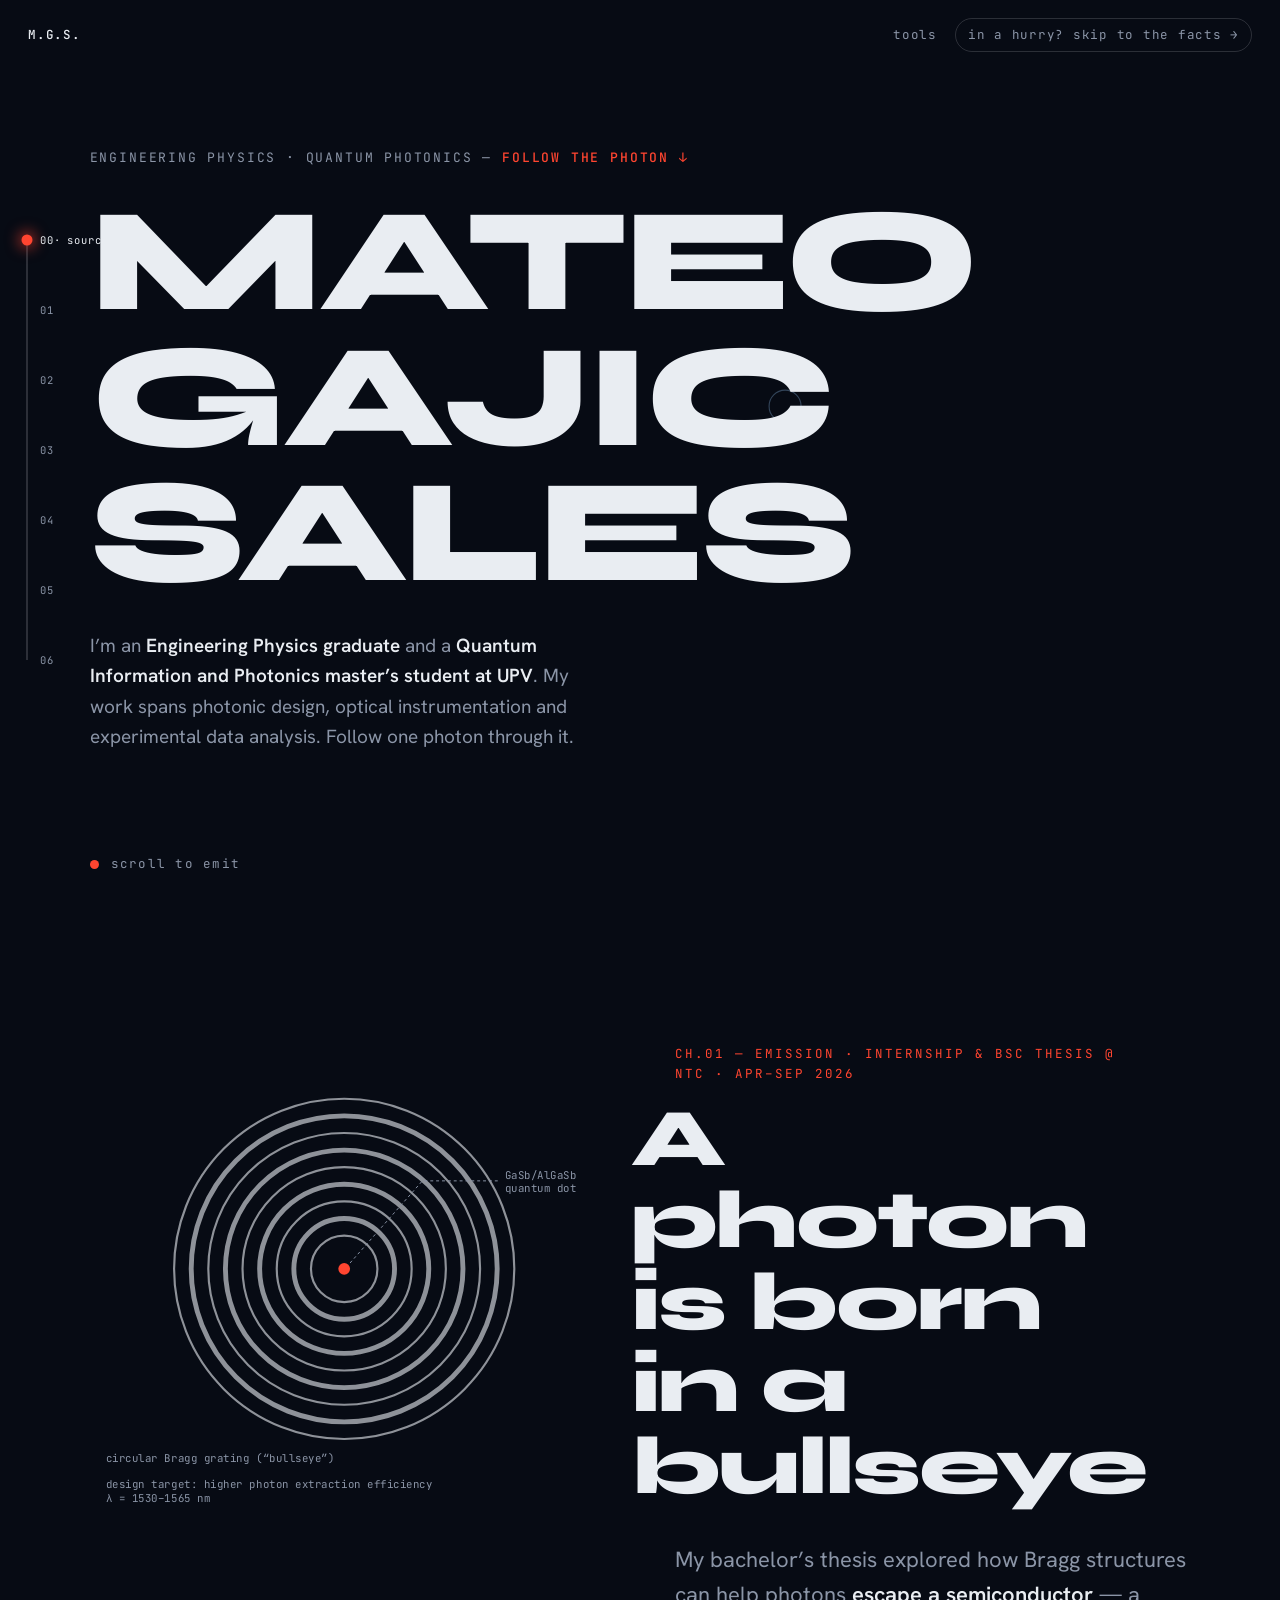
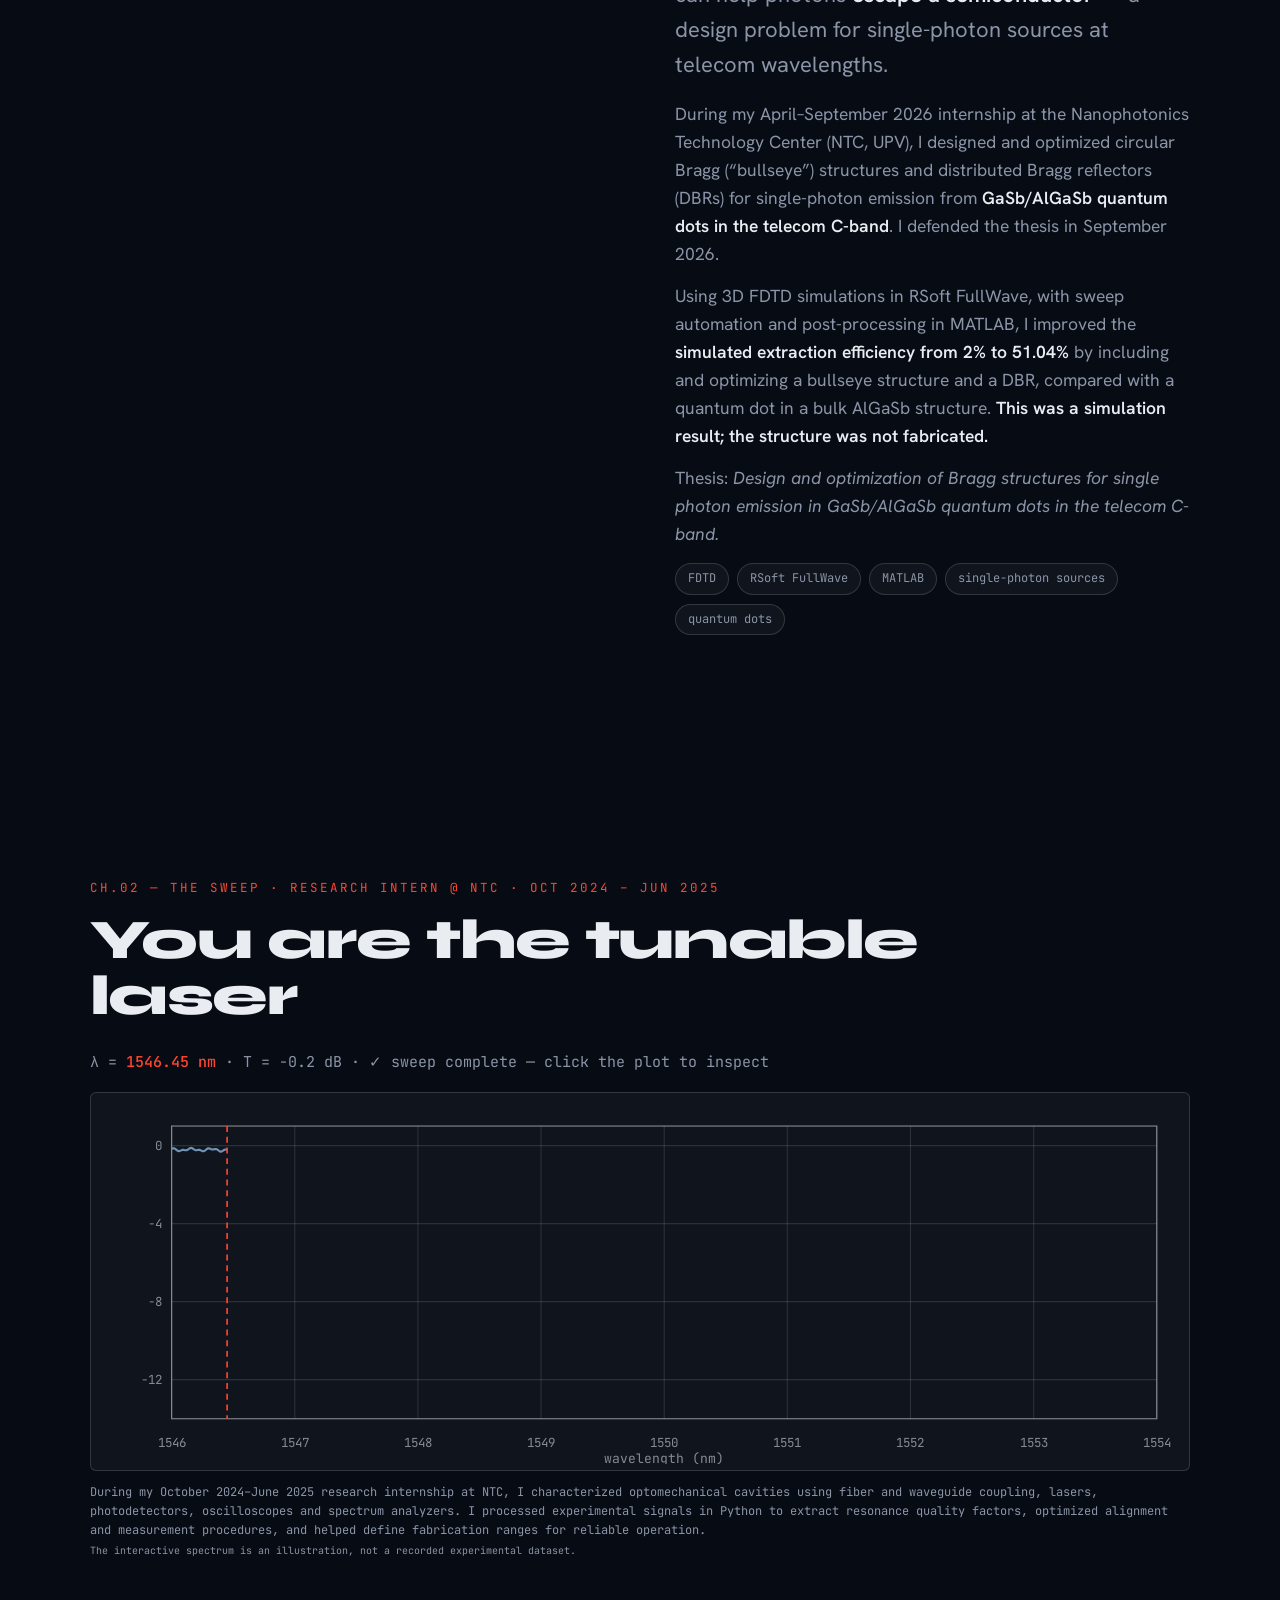
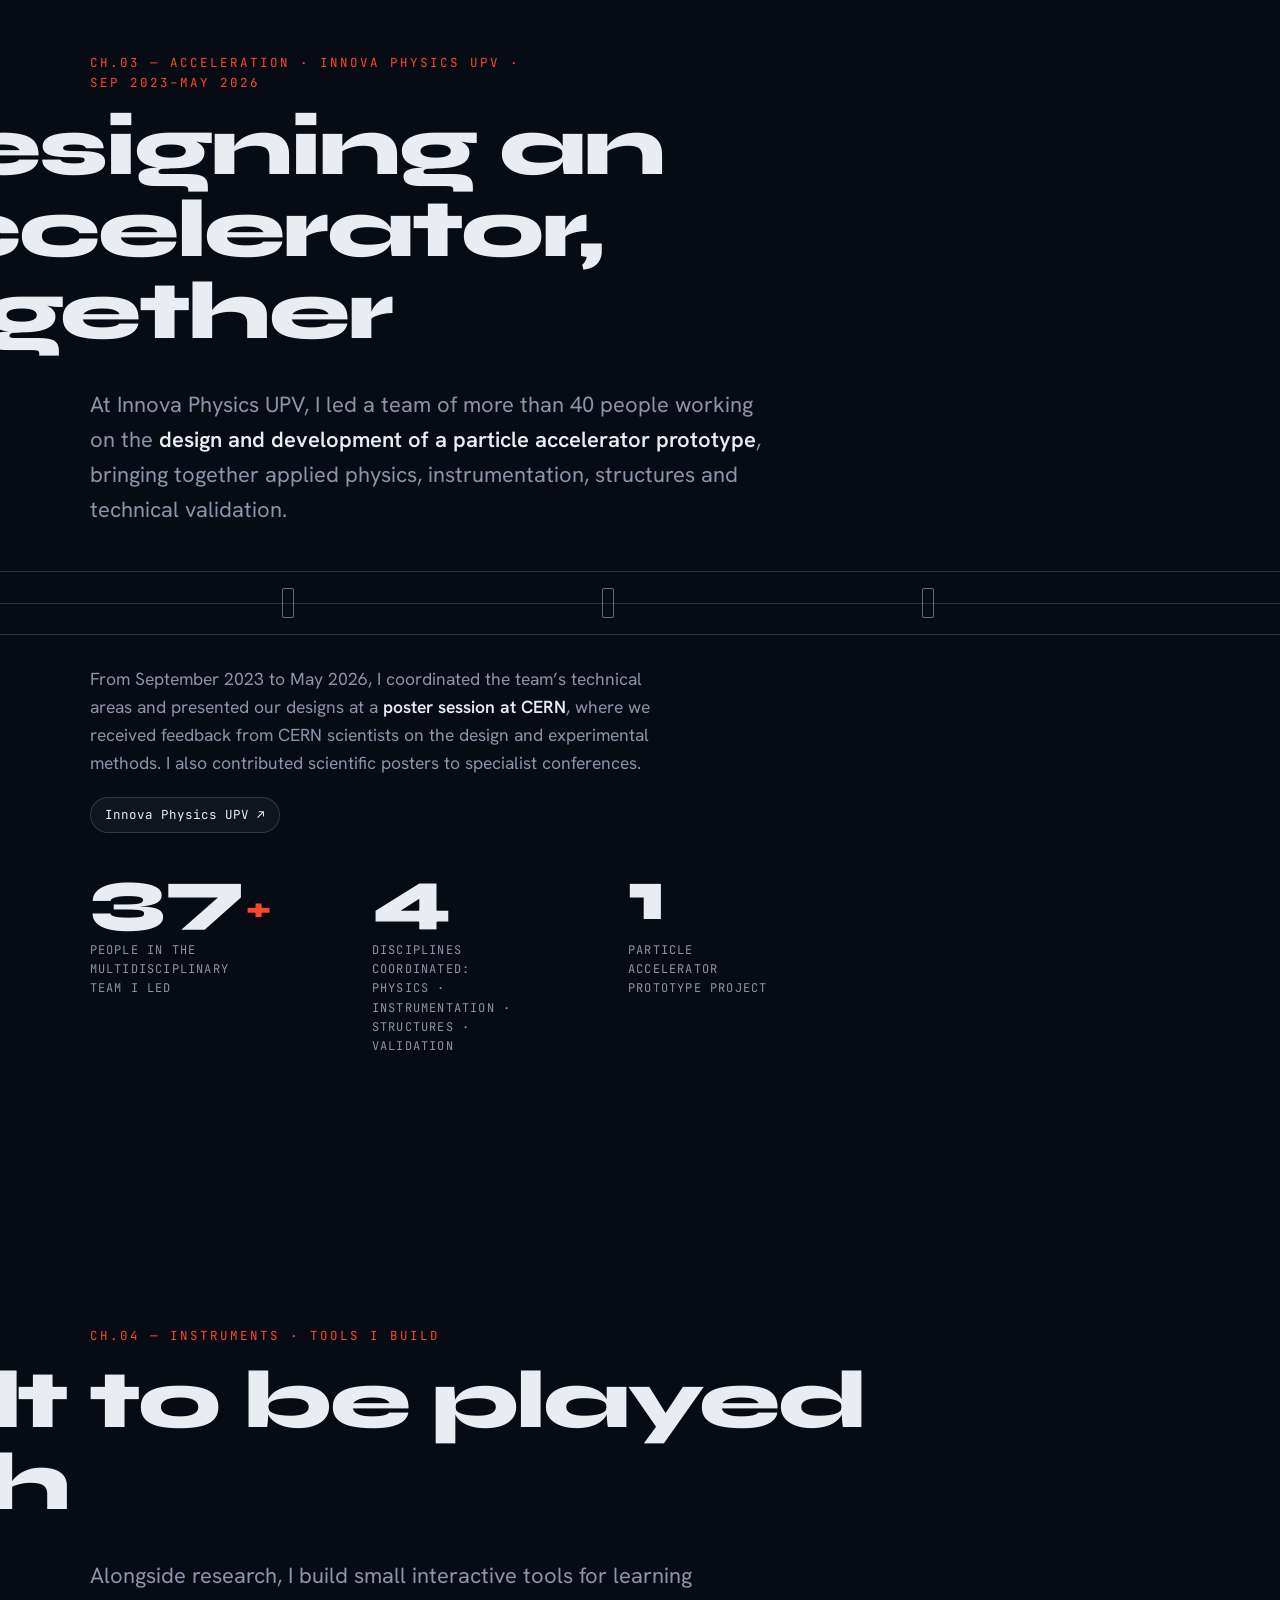
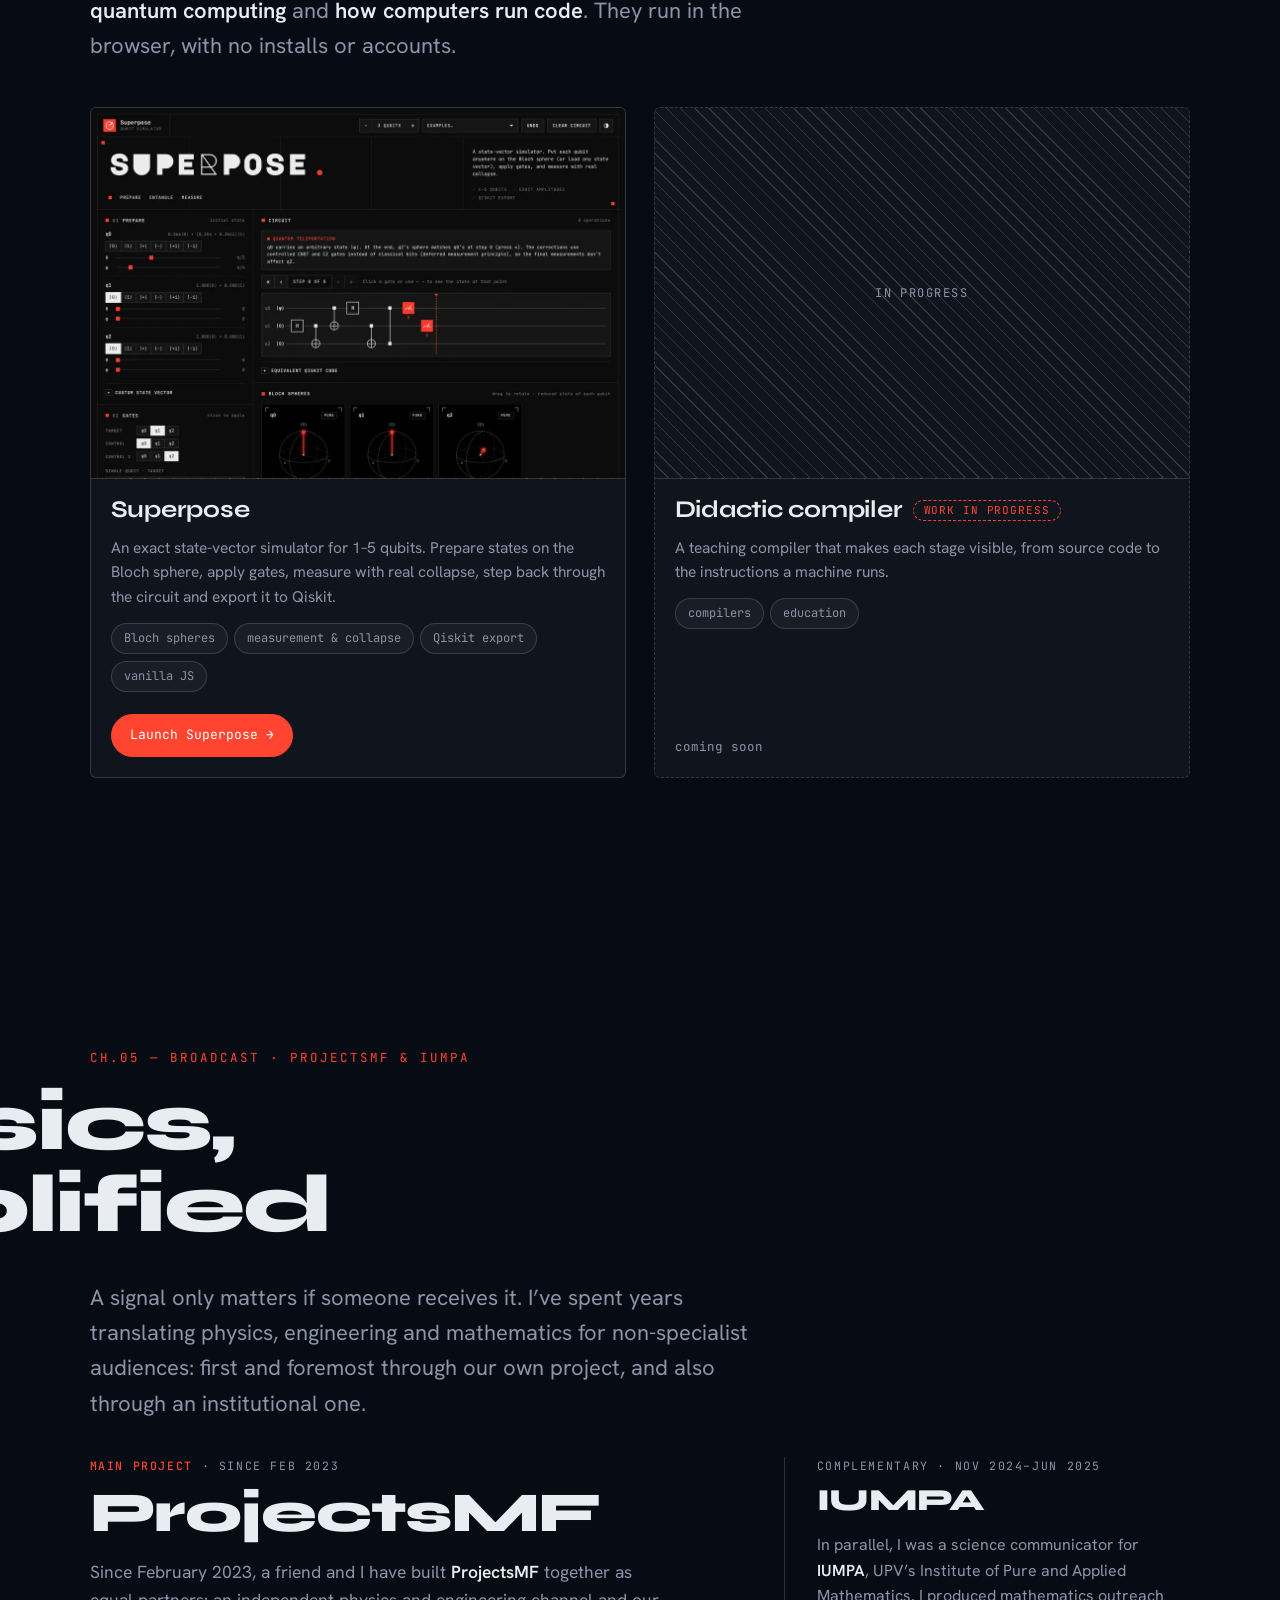
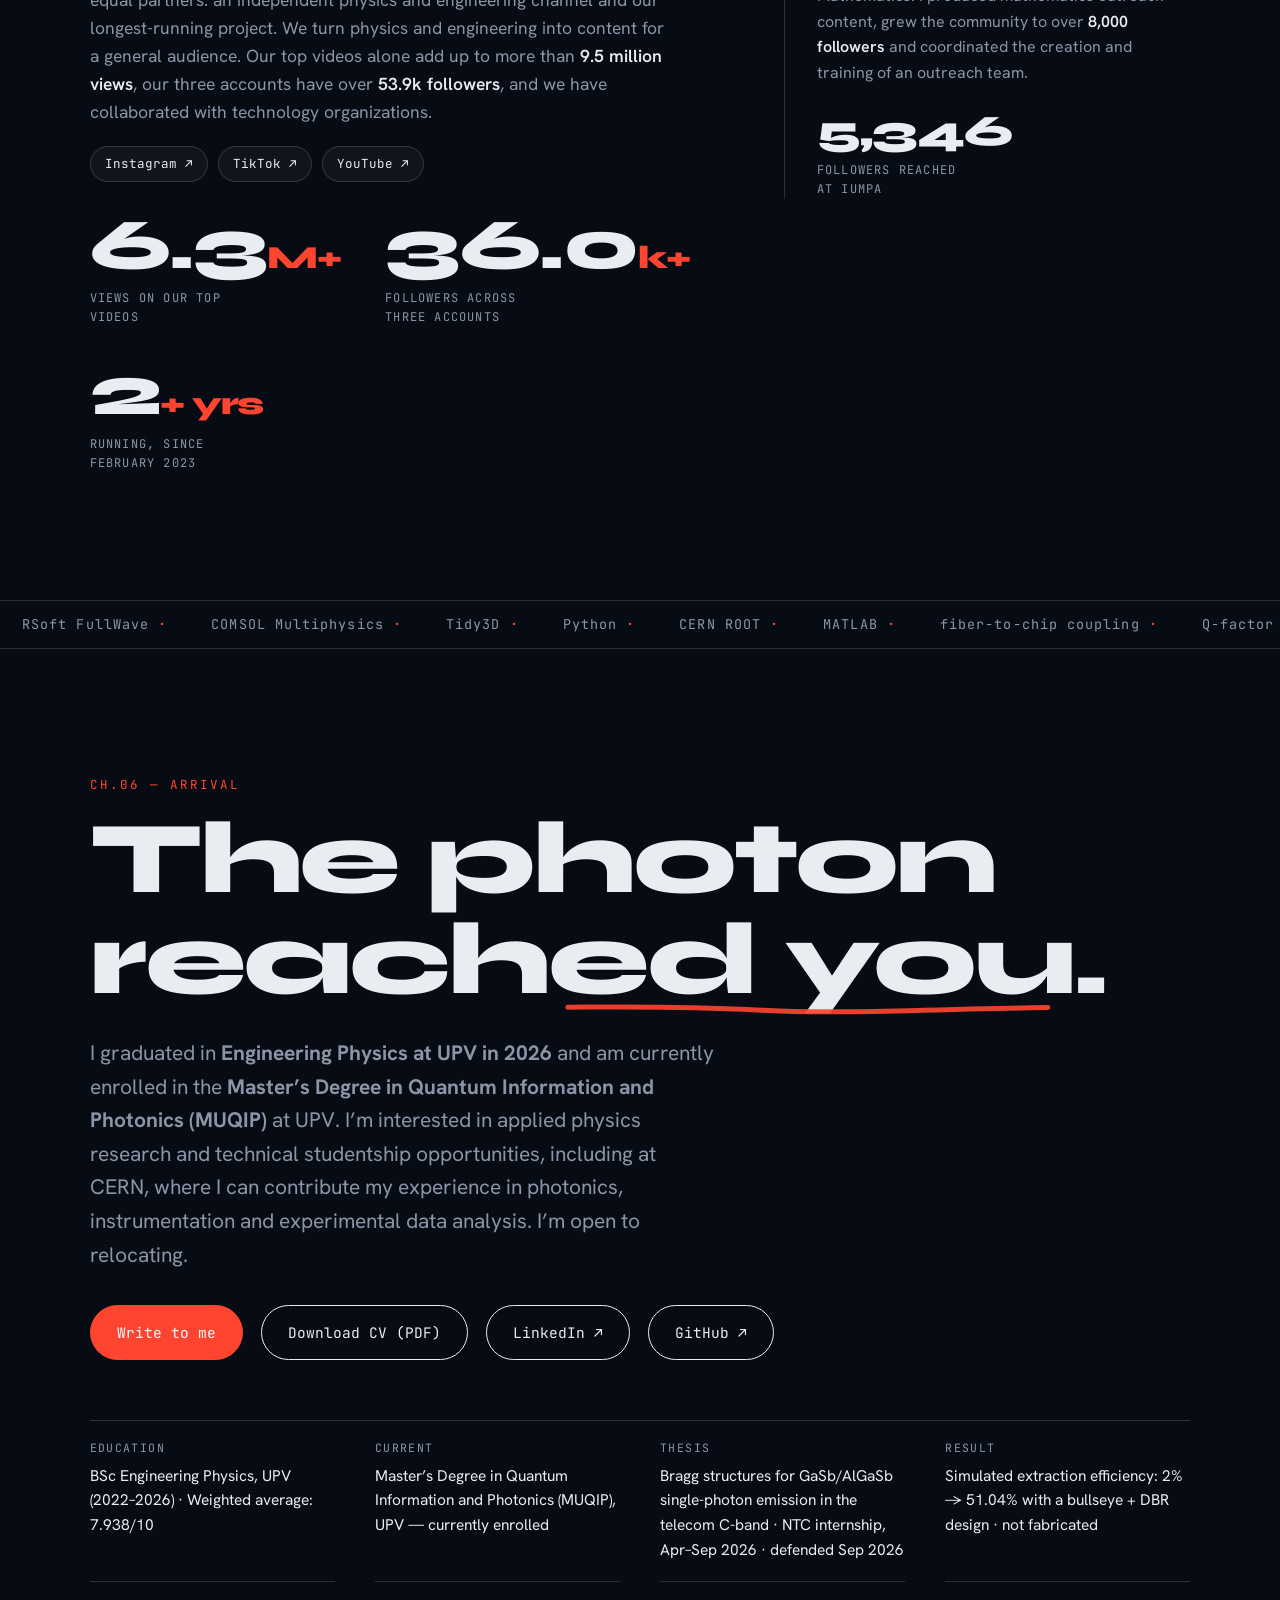
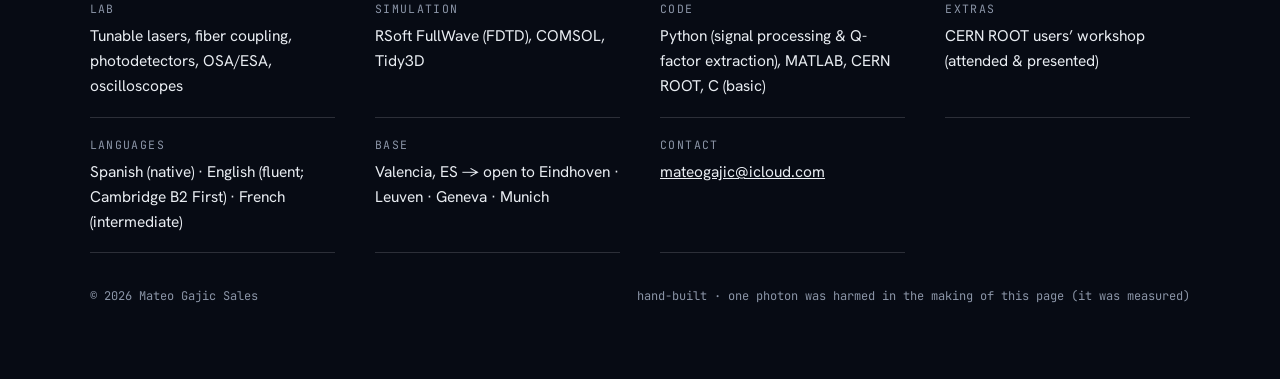
<file: index.html>
<!DOCTYPE html>
<html lang="en">
<head>
<meta charset="UTF-8">
<meta name="viewport" content="width=device-width, initial-scale=1.0">
<title>Mateo Gajic Sales — Follow the photon</title>
<meta name="description" content="Engineering Physics graduate and Quantum Information and Photonics master’s student at UPV. Nanophotonics research, optical instrumentation and particle accelerator prototype development.">
<!-- hand-built by Mateo Gajic Sales. reading the source? hello — mateogajic@icloud.com -->
<meta name="theme-color" content="#070B14">
<!-- Social preview image: og.png at the site root. -->
<link rel="canonical" href="https://mateogajic.github.io/">
<meta property="og:title" content="Mateo Gajic Sales — Engineering Physics · Quantum Photonics">
<meta property="og:description" content="From simulated single-photon extraction to optomechanical characterization and accelerator prototype development. Engineering Physics graduate and MUQIP master’s student at UPV.">
<meta property="og:type" content="website">
<meta property="og:url" content="https://mateogajic.github.io/">
<meta property="og:image" content="https://mateogajic.github.io/og.png">
<meta name="twitter:card" content="summary_large_image">
<link rel="icon" href="data:image/svg+xml,%3Csvg xmlns='http://www.w3.org/2000/svg' viewBox='0 0 32 32'%3E%3Ccircle cx='16' cy='16' r='14' fill='none' stroke='%23FF4530' stroke-width='2'/%3E%3Ccircle cx='16' cy='16' r='8.5' fill='none' stroke='%23FF4530' stroke-width='2'/%3E%3Ccircle cx='16' cy='16' r='3' fill='%23FF4530'/%3E%3C/svg%3E">
<script type="application/ld+json">
{
  "@context": "https://schema.org",
  "@type": "Person",
  "name": "Mateo Gajic Sales",
  "jobTitle": "Engineering Physics graduate and master’s student in Quantum Information and Photonics",
  "email": "mailto:mateogajic@icloud.com",
  "url": "https://mateogajic.github.io/",
  "address": {"@type": "PostalAddress", "addressLocality": "Valencia", "addressCountry": "ES"},
  "alumniOf": {"@type": "CollegeOrUniversity", "name": "Universitat Politècnica de València"},
  "affiliation": {"@type": "CollegeOrUniversity", "name": "Universitat Politècnica de València"},
  "knowsAbout": ["nanophotonics", "single-photon sources", "FDTD simulation", "optomechanics", "quantum dots", "fiber optics"]
}
</script>
<link rel="preconnect" href="https://fonts.googleapis.com">
<link rel="preconnect" href="https://fonts.gstatic.com" crossorigin>
<link href="https://fonts.googleapis.com/css2?family=Syne:wght@500;700;800&family=Hanken+Grotesk:ital,wght@0,300;0,400;0,500;0,600;1,400&family=JetBrains+Mono:ital,wght@0,400;0,500;1,400&display=swap" rel="stylesheet">
<style>
:root{
  --display:'Syne',sans-serif;
  --body:'Hanken Grotesk',sans-serif;
  --mono:'JetBrains Mono',monospace;
  --ease:cubic-bezier(.22,.8,.24,1);
}
body{
  --bg:#070B14; --fg:#E9EDF2; --muted:#8B95A7;
  --accent:#FF4530; --wave:#6E93B8;
  --line:rgba(233,237,242,.16); --card:rgba(233,237,242,.04);
}
body[data-theme="light"]{
  --bg:#EDF0F3; --fg:#10141C; --muted:#5A6472;
  --accent:#E03A24; --wave:#22506E;
  --line:rgba(16,20,28,.16); --card:rgba(16,20,28,.035);
}
*{margin:0;padding:0;box-sizing:border-box}
html{scroll-behavior:smooth}
body{
  font-family:var(--body);
  background:var(--bg); color:var(--fg);
  font-size:17.5px; line-height:1.6;
  transition:background-color .9s ease, color .9s ease;
  overflow-x:hidden;
  -webkit-font-smoothing:antialiased;
}
::selection{background:var(--accent);color:#fff}
a{color:inherit}
:focus-visible{outline:2px solid var(--accent);outline-offset:3px;border-radius:2px}

/* ---------- fixed chrome ---------- */
.topbar{
  position:fixed;inset:0 0 auto 0;z-index:50;
  display:flex;justify-content:space-between;align-items:center;
  padding:18px 28px;
  font-family:var(--mono);font-size:12.5px;letter-spacing:.06em;
  mix-blend-mode:normal;
}
.topbar a{text-decoration:none;color:var(--muted)}
.topbar a:hover{color:var(--accent)}
.topbar .brand{color:var(--fg);font-weight:500}
.topbar .nav{display:flex;align-items:center;gap:18px}
@media (max-width:600px){.topbar .nav{gap:12px}.topbar .nav a:not(.hurry){display:none}}
.topbar .hurry{border:1px solid var(--line);padding:6px 12px;border-radius:99px;transition:border-color .3s}
.topbar .hurry:hover{border-color:var(--accent)}

/* photon progress rail */
.rail{
  position:fixed;left:26px;top:50%;transform:translateY(-50%);
  z-index:40;height:min(52vh,420px);width:2px;
  background:var(--line);
}
.rail .fill{position:absolute;top:0;left:0;width:100%;height:0%;background:var(--accent)}
.rail .photon{
  position:absolute;left:50%;top:0%;
  width:11px;height:11px;border-radius:50%;
  background:var(--accent);
  transform:translate(-50%,-50%);
  box-shadow:0 0 14px 3px color-mix(in srgb,var(--accent) 60%,transparent);
}
.rail .tick{
  position:absolute;left:14px;transform:translateY(-50%);
  font-family:var(--mono);font-size:10.5px;color:var(--muted);
  letter-spacing:.08em;white-space:nowrap;
  transition:color .3s;
  pointer-events:auto;
  display:flex;align-items:baseline;
}
.rail .tick .tick-label{
  display:inline-block;max-width:0;overflow:hidden;opacity:0;
  transition:max-width .35s var(--ease), opacity .25s;
}
.rail .tick:hover .tick-label,
.rail .tick.on .tick-label{max-width:170px;opacity:1}
.rail .tick.on{color:var(--fg)}
@media (max-width:900px){.rail{display:none}}

/* ---------- hero ---------- */
.hero{position:relative;min-height:100svh;display:flex;flex-direction:column;justify-content:center;overflow:hidden}
#waves{
  position:absolute;inset:0;width:100%;height:100%;display:block;
  -webkit-mask-image: radial-gradient(ellipse 62% 58% at 50% 44%, #000 22%, transparent 92%);
  mask-image: radial-gradient(ellipse 62% 58% at 50% 44%, #000 22%, transparent 92%);
}
.hero-inner{position:relative;z-index:2;padding:0 7vw;pointer-events:none}
.hero .eyebrow{
  font-family:var(--mono);font-size:13px;letter-spacing:.14em;text-transform:uppercase;
  color:var(--muted);padding-bottom:26px;
}
.hero .eyebrow b{color:var(--accent);font-weight:500}
.big-name{
  font-family:var(--display);font-weight:800;
  font-size:clamp(52px,11.5vw,168px);
  line-height:.92;letter-spacing:-.03em;
  text-transform:uppercase;
}
.big-name .word{display:block;overflow:hidden}
.big-name .word span{display:inline-block}
.marked{position:relative;display:inline-block}
.marked .mark{
  position:absolute;left:-1.5%;bottom:-0.1em;width:103%;height:0.26em;
  overflow:visible;pointer-events:none;
}
.marked .mark path{
  fill:none;stroke:var(--accent);stroke-width:5;stroke-linecap:round;stroke-linejoin:round;
  opacity:.9;
  stroke-dasharray:480;stroke-dashoffset:480;
  transition:stroke-dashoffset 1s var(--ease);
  vector-effect:non-scaling-stroke;
}
.marked.show .mark path{stroke-dashoffset:0}
@media (prefers-reduced-motion:reduce){
  .marked .mark path{transition:none;stroke-dashoffset:0}
}
.hero .sub{
  padding-top:30px;max-width:46ch;color:var(--muted);font-size:clamp(16px,1.6vw,19px);
  font-weight:400;
}
.hero .sub b{color:var(--fg);font-weight:600}
.scroll-cue{
  position:absolute;bottom:26px;left:7vw;z-index:2;
  font-family:var(--mono);font-size:12.5px;letter-spacing:.1em;color:var(--muted);
  display:flex;align-items:center;gap:12px;
}
.scroll-cue .pulse{width:9px;height:9px;border-radius:50%;background:var(--accent)}
@media (prefers-reduced-motion:no-preference){
  .big-name .word span{transform:translateY(115%) rotate(2deg);animation:riseup 1s var(--ease) forwards}
  .big-name .w2 span{animation-delay:.12s}
  .big-name .w3 span{animation-delay:.24s}
  @keyframes riseup{to{transform:none}}
  .hero .eyebrow,.hero .sub,.scroll-cue{opacity:0;animation:fadein 1s .55s ease forwards}
  @keyframes fadein{to{opacity:1}}
  .scroll-cue .pulse{animation:blink 1.6s ease infinite}
  @keyframes blink{0%,100%{opacity:1}50%{opacity:.25}}
}

/* ---------- chapters ---------- */
.chapter{position:relative;padding:16vh 7vw 14vh}
.chapter .eyebrow{
  font-family:var(--mono);font-size:12.5px;letter-spacing:.16em;text-transform:uppercase;
  color:var(--accent);padding-bottom:14px;
}
.chapter h2{
  font-family:var(--display);font-weight:800;
  font-size:clamp(38px,6.4vw,86px);
  line-height:1;letter-spacing:-.025em;
  padding-bottom:34px;max-width:14ch;
  will-change:transform;
}
.chapter .lede{font-size:clamp(18px,2vw,22px);max-width:56ch;padding-bottom:18px;font-weight:400}
.chapter p{max-width:58ch;color:var(--muted);padding-bottom:14px}
.chapter p b,.chapter .lede b{color:var(--fg);font-weight:600}
.chip{
  display:inline-block;font-family:var(--mono);font-size:12px;
  border:1px solid var(--line);border-radius:99px;
  padding:5px 12px;margin:0 8px 8px 0;color:var(--muted);
  background:var(--card);
}
.split{display:grid;grid-template-columns:1fr 1fr;gap:6vw;align-items:start}
.sticky-vis{position:sticky;top:12vh}
@media (max-width:900px){
  .split{grid-template-columns:1fr}
  .sticky-vis{position:static;padding-bottom:34px}
}

/* reveal on scroll */
.rv{opacity:0;transform:translateY(26px);transition:opacity .8s var(--ease),transform .8s var(--ease)}
.rv.in{opacity:1;transform:none}
@media (prefers-reduced-motion:reduce){.rv{opacity:1;transform:none;transition:none}}

/* ---------- ch01 bullseye ---------- */
.bullseye-wrap{position:relative;max-width:520px;margin:0 auto}
.bullseye-wrap svg{display:block;width:100%;height:auto}
.ring{fill:none;stroke:var(--fg);stroke-opacity:.6}
.qd{fill:var(--accent)}
.pulse-ring{fill:none;stroke:var(--accent);stroke-width:2;opacity:0}
.bl-label{font-family:var(--mono);font-size:11px;fill:var(--muted);letter-spacing:.05em}
.bl-lead{stroke:var(--muted);stroke-width:1;stroke-dasharray:3 3;fill:none}
@media (prefers-reduced-motion:no-preference){
  .qd{animation:qdpulse 2.6s ease infinite}
  @keyframes qdpulse{0%,100%{opacity:1}50%{opacity:.45}}
  .pulse-ring{animation:emit 2.6s ease-out infinite}
  .pulse-ring.p2{animation-delay:1.3s}
  @keyframes emit{0%{opacity:.9;transform:scale(.1)}100%{opacity:0;transform:scale(1.05)}}
  .pulse-ring{transform-origin:center;transform-box:fill-box}
}

/* ---------- ch02 sweep ---------- */
.sweep-scene{position:relative;height:260vh}
.sweep-sticky{position:sticky;top:0;will-change:transform;height:100svh;display:flex;flex-direction:column;justify-content:center;padding:0 7vw}
.sweep-head .eyebrow{
  font-family:var(--mono);font-size:12.5px;letter-spacing:.16em;text-transform:uppercase;
  color:var(--accent);padding-bottom:14px;
}
.sweep-head h2{
  font-family:var(--display);font-weight:800;
  font-size:clamp(28px,4.6vw,56px);
  line-height:1;letter-spacing:-.025em;
  max-width:14ch;
}
.sweep-head{display:flex;justify-content:space-between;align-items:baseline;gap:20px;flex-wrap:wrap;padding-bottom:18px}
.sweep-frame{
  border:1px solid var(--line);
  background:var(--card);
  border-radius:6px;
  padding:14px 14px 6px;
}
#sweepsvg{display:block;width:100%;height:auto}
.sweep-readout{
  font-family:var(--mono);font-size:clamp(13px,1.5vw,15px);
  color:var(--muted);
}
.sweep-readout .rv2{color:var(--accent);font-weight:500}
.sweep-note{font-family:var(--mono);font-size:12px;color:var(--muted);padding-top:12px}
.qtag{font-family:var(--mono);font-size:11px;fill:var(--accent);opacity:0;transition:opacity .5s}
.qtag.show{opacity:1}
@media (max-width:900px){.sweep-scene{height:220vh}}

/* ---------- ch03 beamline ---------- */
.beamline{
  position:relative;
  width:100vw;left:50%;right:50%;margin-left:-50vw;margin-right:-50vw;
  height:64px;border-top:1px solid var(--line);border-bottom:1px solid var(--line);
  margin-top:26px;margin-bottom:30px;overflow:hidden;
}
.beam-axis{position:absolute;top:50%;left:0;right:0;height:1px;background:var(--line)}
.cavity{position:absolute;top:50%;transform:translateY(-50%);width:12px;height:30px;border:1px solid var(--muted);border-radius:2px;opacity:.7}
.pdot{position:absolute;top:50%;left:-3%;width:8px;height:8px;border-radius:50%;background:var(--accent);transform:translateY(-50%);box-shadow:0 0 10px 2px color-mix(in srgb,var(--accent) 55%,transparent)}
@media (prefers-reduced-motion:no-preference){
  .pdot{animation:accel 3.2s cubic-bezier(.6,0,.9,.4) infinite}
  .pdot.d2{animation-delay:1.05s}.pdot.d3{animation-delay:2.1s}
  @keyframes accel{0%{left:-3%;opacity:0}8%{opacity:1}96%{opacity:1}100%{left:103%;opacity:0}}
}
.stats{display:flex;gap:8vw;flex-wrap:wrap;padding-top:10px}
.stat .num{
  font-family:var(--display);font-weight:800;
  font-size:clamp(40px,5.6vw,72px);letter-spacing:-.02em;line-height:1;
}
.stat .num .unit{font-size:.45em;color:var(--accent)}
.stat .lbl{font-family:var(--mono);font-size:12px;letter-spacing:.1em;text-transform:uppercase;color:var(--muted);padding-top:8px;max-width:22ch}

/* ---------- ch04 broadcast ---------- */
.broadcast{position:relative;overflow:hidden}
.bc-grid{position:relative;z-index:1;display:grid;grid-template-columns:minmax(0,1.55fr) minmax(0,1fr);gap:5vw;align-items:start;padding-top:18px;max-width:1240px}
.bc-block .tag{font-family:var(--mono);font-size:11.5px;letter-spacing:.14em;text-transform:uppercase;color:var(--muted);padding-bottom:10px}
.bc-block .tag b{color:var(--accent);font-weight:500}
.bc-block h3{font-family:var(--display);font-weight:800;letter-spacing:-.02em;line-height:1;padding-bottom:16px}
.bc-main h3{font-size:clamp(34px,4.4vw,58px)}
.bc-side{border-left:1px solid var(--line);padding-left:clamp(18px,2.5vw,34px)}
.bc-side h3{font-size:clamp(24px,2.4vw,32px)}
.bc-side p{font-size:16px}
.bc-grid .stats{gap:28px clamp(28px,3.5vw,56px)}
.bc-side .stat .num{font-size:clamp(32px,3.4vw,44px)}
@media (max-width:900px){.bc-grid{grid-template-columns:minmax(0,1fr);gap:44px}.bc-side{border-left:0;border-top:1px solid var(--line);padding-left:0;padding-top:30px}}
.bc-rings{position:absolute;right:-12vw;top:50%;transform:translateY(-50%);width:60vw;max-width:760px;aspect-ratio:1;pointer-events:none;opacity:.5}
.bc-rings i{position:absolute;inset:0;border:1px solid var(--wave);border-radius:50%;opacity:0}
@media (prefers-reduced-motion:no-preference){
  .bc-rings i{animation:bcast 5.5s linear infinite}
  .bc-rings i:nth-child(2){animation-delay:1.4s}
  .bc-rings i:nth-child(3){animation-delay:2.8s}
  .bc-rings i:nth-child(4){animation-delay:4.2s}
  @keyframes bcast{0%{transform:scale(.12);opacity:.85}100%{transform:scale(1);opacity:0}}
}

/* ---------- marquee ---------- */
.marquee{
  border-top:1px solid var(--line);border-bottom:1px solid var(--line);
  overflow:hidden;white-space:nowrap;
  font-family:var(--mono);font-size:13.5px;letter-spacing:.08em;color:var(--muted);
  padding:13px 0;
}
.marquee .track{display:inline-block;padding-right:0}
.marquee span{margin:0 22px}
.marquee b{color:var(--accent);font-weight:500}
@media (prefers-reduced-motion:no-preference){
  .marquee .track{animation:slide 36s linear infinite}
  @keyframes slide{to{transform:translateX(-50%)}}
}

/* ---------- arrival ---------- */
.arrival{min-height:100svh;display:flex;flex-direction:column;justify-content:center;padding:14vh 7vw 8vh}
.arrival .eyebrow{
  font-family:var(--mono);font-size:12.5px;letter-spacing:.16em;text-transform:uppercase;
  color:var(--accent);padding-bottom:14px;
}
.arrival h2{
  font-family:var(--display);font-weight:800;
  font-size:clamp(42px,8vw,110px);line-height:.98;letter-spacing:-.03em;
  padding-bottom:26px;max-width:12ch;
}
.arrival h2 em{font-style:normal}
.arrival .lede{color:var(--muted);max-width:52ch;padding-bottom:34px;font-size:clamp(17px,1.9vw,21px)}
.cta-row{display:flex;gap:18px;flex-wrap:wrap;align-items:center;padding-bottom:60px}
.btn{
  font-family:var(--mono);font-size:14.5px;text-decoration:none;
  padding:15px 26px;border-radius:99px;
  border:1px solid var(--fg);
  transition:transform .25s var(--ease),background .25s,color .25s,border-color .25s;
}
.btn.primary{background:var(--accent);border-color:var(--accent);color:#fff}
.btn:hover{transform:translateY(-3px)}
.btn.primary:hover{background:var(--fg);border-color:var(--fg);color:var(--bg)}
.btn.ghost:hover{border-color:var(--accent);color:var(--accent)}
.facts{
  display:grid;grid-template-columns:repeat(auto-fit,minmax(230px,1fr));
  gap:0 40px;border-top:1px solid var(--line);
}
.fact{padding:18px 0;border-bottom:1px solid var(--line)}
.fact dt{font-family:var(--mono);font-size:11.5px;letter-spacing:.12em;text-transform:uppercase;color:var(--muted);padding-bottom:6px}
.fact dd{font-size:15.5px}
.foot{
  display:flex;justify-content:space-between;gap:16px;flex-wrap:wrap;
  font-family:var(--mono);font-size:12px;color:var(--muted);
  padding-top:34px;
}

/* ---------- external link rows (an empty href hides that link; an empty row hides itself) ---------- */
.linkrow{display:flex;flex-wrap:wrap;gap:10px;padding:6px 0 18px}
.linkrow a{font-family:var(--mono);font-size:12.5px;text-decoration:none;color:var(--fg);
  border:1px solid var(--line);border-radius:99px;padding:7px 14px;background:var(--card);transition:border-color .25s,color .25s}
.linkrow a:hover{border-color:var(--accent);color:var(--accent)}
.linkrow a[href=""]{display:none}
.linkrow:not(:has(a:not([href=""])))  {display:none}

/* ---------- ch04 instruments ---------- */
.toolgrid{display:grid;grid-template-columns:repeat(auto-fit,minmax(280px,1fr));gap:28px;padding-top:26px;max-width:1100px}
.toolcard{border:1px solid var(--line);background:var(--card);border-radius:6px;overflow:hidden;display:flex;flex-direction:column;min-width:0}
.toolcard .shot{display:block;aspect-ratio:36/25;overflow:hidden;border-bottom:1px solid var(--line);
  background:repeating-linear-gradient(45deg,transparent,transparent 9px,var(--line) 9px,var(--line) 10px)}
.toolcard .shot img{display:block;width:100%;height:100%;object-fit:cover;transition:transform .5s var(--ease)}
.toolcard a.shot:hover img{transform:scale(1.025)}
.toolcard .shot.wip{display:flex;align-items:center;justify-content:center;font-family:var(--mono);font-size:12px;letter-spacing:.12em;text-transform:uppercase;color:var(--muted)}
.toolcard .body{padding:18px 20px 20px;display:flex;flex-direction:column;gap:12px;flex:1}
.toolcard h3{font-family:var(--display);font-weight:700;font-size:24px;letter-spacing:-.01em;line-height:1.1;display:flex;align-items:center;gap:10px;flex-wrap:wrap}
.toolcard p{color:var(--muted);font-size:15.5px;padding:0;max-width:none}
.toolcard .chip{margin:0 6px 6px 0}
.status{font-family:var(--mono);font-size:11px;font-weight:400;letter-spacing:.08em;text-transform:uppercase;border:1px dashed var(--accent);color:var(--accent);border-radius:99px;padding:3px 10px}
.toolcard .acts{display:flex;gap:12px;flex-wrap:wrap;margin-top:auto;padding-top:4px}
.toolcard .btn{font-size:13px;padding:10px 18px}
.toolcard.wip{border-style:dashed}

/* ---------- sweep extras ---------- */
.bestlog{font-family:var(--mono);font-size:11.5px;fill:var(--accent);opacity:0;transition:opacity .6s}
.bestlog.show{opacity:1}
#sweepsvg.done{cursor:crosshair}

/* ---------- tilt ---------- */
.bullseye-wrap{transition:transform .35s var(--ease);will-change:transform}
</style>
</head>
<body data-theme="dark">

<div class="topbar">
  <a class="brand" href="#top">M.G.S.</a>
  <span class="nav"><a href="#instruments">tools</a><a class="hurry" href="#arrival">in a hurry? skip to the facts →</a></span>
</div>

<div class="rail" aria-hidden="true">
  <div class="fill" id="railfill"></div>
  <div class="photon" id="railphoton"></div>
  <span class="tick" data-tick="0" style="top:0%">00<span class="tick-label"> · source</span></span>
  <span class="tick" data-tick="1" style="top:16.667%">01<span class="tick-label"> · emission</span></span>
  <span class="tick" data-tick="2" style="top:33.333%">02<span class="tick-label"> · the sweep</span></span>
  <span class="tick" data-tick="3" style="top:50%">03<span class="tick-label"> · acceleration</span></span>
  <span class="tick" data-tick="4" style="top:66.667%">04<span class="tick-label"> · instruments</span></span>
  <span class="tick" data-tick="5" style="top:83.333%">05<span class="tick-label"> · broadcast</span></span>
  <span class="tick" data-tick="6" style="top:100%">06<span class="tick-label"> · arrival</span></span>
</div>

<!-- ============ 00 · SOURCE ============ -->
<section class="hero" id="top" data-theme="dark" data-ch="0">
  <canvas id="waves" aria-hidden="true"></canvas>
  <div class="hero-inner">
    <p class="eyebrow">Engineering Physics · Quantum Photonics — <b>follow the photon ↓</b></p>
    <h1 class="big-name" aria-label="Mateo Gajic Sales">
      <span class="word w1"><span>Mateo</span></span>
      <span class="word w2"><span>Gajic</span></span>
      <span class="word w3"><span>Sales</span></span>
    </h1>
    <p class="sub">
      I’m an <b>Engineering Physics graduate</b> and a <b>Quantum Information and Photonics
      master’s student at UPV</b>. My work spans photonic design, optical instrumentation
      and experimental data analysis. Follow one photon through it.
    </p>
  </div>
  <div class="scroll-cue"><span class="pulse"></span> scroll to emit</div>
</section>

<!-- ============ 01 · EMISSION ============ -->
<section class="chapter" data-theme="dark" data-ch="1" id="emission">
  <div class="split">
    <div class="sticky-vis rv">
      <div class="bullseye-wrap">
        <svg viewBox="0 0 520 490" role="img" aria-label="Schematic of a bullseye cavity: concentric Bragg rings around a central quantum dot, emitting pulses.">
          <g id="rings"></g>
          <circle class="pulse-ring" cx="260" cy="230" r="170"/>
          <circle class="pulse-ring p2" cx="260" cy="230" r="170"/>
          <circle class="qd" cx="260" cy="230" r="6"/>
          <path class="bl-lead" d="M266,224 L340,140 L420,140"/>
          <text class="bl-label" x="424" y="138"><tspan x="424" dy="0">GaSb/AlGaSb</tspan><tspan x="424" dy="13">quantum dot</tspan></text>
          <text class="bl-label" x="16" y="428">circular Bragg grating (“bullseye”)</text>
          <text class="bl-label" x="16" y="454"><tspan x="16" dy="0">design target: higher photon extraction efficiency</tspan><tspan x="16" dy="14">λ = 1530–1565 nm</tspan></text>
        </svg>
      </div>
    </div>
    <div>
      <p class="eyebrow rv">CH.01 — Emission · Internship &amp; BSc thesis @ NTC · Apr–Sep 2026</p>
      <h2 class="rv kin">A photon is born in a bullseye</h2>
      <p class="lede rv">
        My bachelor’s thesis explored how Bragg structures can help photons
        <b>escape a semiconductor</b> — a design problem for single-photon sources
        at telecom wavelengths.
      </p>
      <p class="rv">
        During my April–September 2026 internship at the Nanophotonics Technology Center
        (NTC, UPV), I designed and optimized circular Bragg (“bullseye”) structures and
        distributed Bragg reflectors (DBRs) for single-photon emission from
        <b>GaSb/AlGaSb quantum dots in the telecom C-band</b>. I defended the thesis
        in September 2026.
      </p>
      <p class="rv">
        Using 3D FDTD simulations in RSoft FullWave, with sweep automation and
        post-processing in MATLAB, I improved the <b>simulated extraction efficiency
        from 2% to 51.04%</b> by including and optimizing a bullseye structure and a DBR,
        compared with a quantum dot in a bulk AlGaSb structure.
        <b>This was a simulation result; the structure was not fabricated.</b>
      </p>
      <p class="rv">
        Thesis: <i>Design and optimization of Bragg structures for single photon emission
        in GaSb/AlGaSb quantum dots in the telecom C-band.</i>
      </p>
      <div class="rv">
        <span class="chip">FDTD</span><span class="chip">RSoft FullWave</span><span class="chip">MATLAB</span><span class="chip">single-photon sources</span><span class="chip">quantum dots</span>
      </div>
    </div>
  </div>
</section>

<!-- ============ 02 · THE SWEEP ============ -->
<div class="sweep-scene" data-theme="light" data-ch="2" id="sweep">
  <div class="sweep-sticky">
    <div class="sweep-head">
      <div>
        <p class="eyebrow">CH.02 — The sweep · Research intern @ NTC · Oct 2024 – Jun 2025</p>
        <h2 style="padding-bottom:6px">You are the tunable laser</h2>
      </div>
      <div class="sweep-readout" id="sweepreadout">scroll to sweep λ across the C-band</div>
    </div>
    <div class="sweep-frame">
      <svg id="sweepsvg" viewBox="0 0 900 300" role="img" aria-label="Transmission spectrum being swept by a laser as you scroll. Dips mark optical resonances with their quality factors."></svg>
    </div>
    <p class="sweep-note">
      During my October 2024–June 2025 research internship at NTC, I characterized
      optomechanical cavities using fiber and waveguide coupling, lasers, photodetectors,
      oscilloscopes and spectrum analyzers. I processed experimental signals in Python to
      extract resonance quality factors, optimized alignment and measurement procedures,
      and helped define fabrication ranges for reliable operation.
      <br><small>The interactive spectrum is an illustration, not a recorded experimental dataset.</small>
    </p>
  </div>
</div>

<!-- ============ 03 · ACCELERATION ============ -->
<section class="chapter" data-theme="light" data-ch="3" id="acceleration">
  <p class="eyebrow rv">CH.03 — Acceleration · Innova Physics UPV · Sep 2023–May 2026</p>
  <h2 class="rv kin">Designing an accelerator, together</h2>
  <p class="lede rv">
    At Innova Physics UPV, I led a team of more than 40 people working on the
    <b>design and development of a particle accelerator prototype</b>, bringing together
    applied physics, instrumentation, structures and technical validation.
  </p>
  <div class="beamline rv" aria-hidden="true">
    <div class="beam-axis"></div>
    <div class="cavity" style="left:22%"></div>
    <div class="cavity" style="left:47%"></div>
    <div class="cavity" style="left:72%"></div>
    <div class="pdot"></div><div class="pdot d2"></div><div class="pdot d3"></div>
  </div>
  <p class="rv">
    From September 2023 to May 2026, I coordinated the team’s technical areas and
    presented our designs at a <b>poster session at CERN</b>, where we received
    feedback from CERN scientists on the design and experimental methods. I also
    contributed scientific posters to specialist conferences.
  </p>
  <!-- LINKS: paste the URL inside href="" to show the button -->
  <div class="linkrow rv">
    <a href="https://innova-physics-upv.github.io" target="_blank" rel="noopener">Innova Physics UPV ↗</a>
  </div>
  <div class="stats">
    <div class="stat rv"><div class="num"><span data-count="40">0</span><span class="unit">+</span></div><div class="lbl">people in the multidisciplinary team I led</div></div>
    <div class="stat rv"><div class="num"><span data-count="4">0</span></div><div class="lbl">disciplines coordinated: physics · instrumentation · structures · validation</div></div>
    <div class="stat rv"><div class="num"><span data-count="1">0</span></div><div class="lbl">particle accelerator prototype project</div></div>
  </div>
</section>

<!-- ============ 04 · INSTRUMENTS ============ -->
<section class="chapter" data-theme="dark" data-ch="4" id="instruments">
  <p class="eyebrow rv">CH.04 — Instruments · Tools I build</p>
  <h2 class="rv kin">Built to be played with</h2>
  <p class="lede rv">
    Alongside research, I build small interactive tools for learning
    <b>quantum computing</b> and <b>how computers run code</b>. They run in the browser,
    with no installs or accounts.
  </p>
  <div class="toolgrid">
    <article class="toolcard rv">
      <a class="shot" href="tools/superpose/" tabindex="-1" aria-hidden="true">
        <picture><source srcset="tools/superpose/preview.webp" type="image/webp"><img src="tools/superpose/preview.jpg" alt="" width="1080" height="750" loading="lazy" decoding="async"></picture>
      </a>
      <div class="body">
        <h3>Superpose</h3>
        <p>An exact state-vector simulator for 1–5 qubits. Prepare states on the Bloch sphere,
          apply gates, measure with real collapse, step back through the circuit and export it to Qiskit.</p>
        <div><span class="chip">Bloch spheres</span><span class="chip">measurement &amp; collapse</span><span class="chip">Qiskit export</span><span class="chip">vanilla JS</span></div>
        <div class="acts"><a class="btn primary" href="tools/superpose/">Launch Superpose →</a></div>
      </div>
    </article>
    <article class="toolcard wip rv">
      <div class="shot wip" aria-hidden="true">in progress</div>
      <div class="body">
        <h3>Didactic compiler <span class="status">work in progress</span></h3>
        <p>A teaching compiler that makes each stage visible, from source code to the
          instructions a machine runs.</p>
        <div><span class="chip">compilers</span><span class="chip">education</span></div>
        <div class="acts"><span style="font-family:var(--mono);font-size:12.5px;color:var(--muted)">coming soon</span></div>
      </div>
    </article>
  </div>
</section>

<!-- ============ 05 · BROADCAST ============ -->
<section class="chapter broadcast" data-theme="dark" data-ch="5" id="broadcast">
  <div class="bc-rings" aria-hidden="true"><i></i><i></i><i></i><i></i></div>
  <p class="eyebrow rv">CH.05 — Broadcast · ProjectsMF &amp; IUMPA</p>
  <h2 class="rv kin">Physics, amplified</h2>
  <p class="lede rv">
    A signal only matters if someone receives it. I’ve spent years translating physics,
    engineering and mathematics for non-specialist audiences: first and foremost through
    our own project, and also through an institutional one.
  </p>
  <div class="bc-grid">
    <div class="bc-block bc-main">
      <p class="tag rv"><b>Main project</b> · since Feb 2023</p>
      <h3 class="rv">ProjectsMF</h3>
      <p class="rv">
        Since February 2023, a friend and I have built <b>ProjectsMF</b> together as equal
        partners: an independent physics and engineering channel and our longest-running project.
        We turn physics and engineering into content for a general audience. Our top videos alone
        add up to more than <b>9.5 million views</b>, our three accounts have over
        <b>53.9k followers</b>, and we have collaborated with technology organizations.
      </p>
      <!-- LINKS: paste each URL inside href=""; empty ones stay hidden. Add or remove platforms as needed -->
      <div class="linkrow rv">
        <a href="https://www.instagram.com/weareprojectsmf" target="_blank" rel="noopener">Instagram ↗</a>
        <a href="https://www.tiktok.com/@projectsmf" target="_blank" rel="noopener">TikTok ↗</a>
        <a href="https://www.youtube.com/@mfprojectss" target="_blank" rel="noopener">YouTube ↗</a>
      </div>
      <div class="stats">
        <div class="stat rv"><div class="num"><span data-count="9.5" data-dec="1">0</span><span class="unit">M+</span></div><div class="lbl">views on our top videos</div></div>
        <div class="stat rv"><div class="num"><span data-count="53.9" data-dec="1">0</span><span class="unit">k+</span></div><div class="lbl">followers across three accounts</div></div>
        <div class="stat rv"><div class="num"><span data-count="3">0</span><span class="unit">+ yrs</span></div><div class="lbl">running, since February 2023</div></div>
      </div>
    </div>
    <div class="bc-block bc-side">
      <p class="tag rv">Complementary · Nov 2024–Jun 2025</p>
      <h3 class="rv">IUMPA</h3>
      <p class="rv">
        In parallel, I was a science communicator for <b>IUMPA</b>, UPV’s Institute of Pure and
        Applied Mathematics. I produced mathematics outreach content, grew the community to over
        <b>8,000 followers</b> and coordinated the creation and training of an outreach team.
      </p>
      <!-- LINKS: paste the URL inside href="" to show the button -->
      <div class="linkrow rv">
        <a href="" target="_blank" rel="noopener">IUMPA outreach ↗</a>
      </div>
      <div class="stats">
        <div class="stat rv"><div class="num"><span data-count="8000">0</span></div><div class="lbl">followers reached at IUMPA</div></div>
      </div>
    </div>
  </div>
</section>

<div class="marquee" data-theme="dark" aria-hidden="true">
  <div class="track" id="mtrack">
    <span>RSoft FullWave <b>·</b></span><span>COMSOL Multiphysics <b>·</b></span><span>Tidy3D <b>·</b></span><span>Python <b>·</b></span><span>CERN ROOT <b>·</b></span><span>MATLAB <b>·</b></span><span>fiber-to-chip coupling <b>·</b></span><span>Q-factor fitting <b>·</b></span><span>LTspice <b>·</b></span><span>LaTeX <b>·</b></span>
  </div>
</div>

<!-- ============ 06 · ARRIVAL ============ -->
<section class="arrival" data-theme="dark" data-ch="6" id="arrival">
  <p class="eyebrow rv">CH.06 — Arrival</p>
  <h2 class="rv">The photon <em class="marked" id="mark-reached">reached you.<svg class="mark" viewBox="0 0 460 30" preserveAspectRatio="none" aria-hidden="true"><path d="M6,18 C110,30 210,6 300,18 C350,25 410,12 452,16"/></svg></em></h2>
  <p class="lede rv">
    I graduated in <b>Engineering Physics at UPV in 2026</b> and am currently enrolled in
    the <b>Master’s Degree in Quantum Information and Photonics (MUQIP)</b> at UPV.
    I’m interested in applied physics research and technical studentship opportunities,
    including at CERN, where I can contribute my experience in photonics,
    instrumentation and experimental data analysis. I’m open to relocating.
  </p>
  <div class="cta-row rv">
    <a class="btn primary" href="mailto:mateogajic@icloud.com">Write to me</a>
    <a class="btn ghost" href="cv/Mateo_Gajic_Sales_CV.pdf" download>Download CV (PDF)</a>
    <a class="btn ghost" href="https://es.linkedin.com/in/mateo-gajic-sales-49513a261/en">LinkedIn ↗</a>
    <a class="btn ghost" href="https://github.com/mateogajic">GitHub ↗</a>
  </div>
  <dl class="facts rv">
    <div class="fact"><dt>Education</dt><dd>BSc Engineering Physics, UPV (2022–2026) · Weighted average: 7.938/10</dd></div>
    <div class="fact"><dt>Current</dt><dd>Master’s Degree in Quantum Information and Photonics (MUQIP), UPV — currently enrolled</dd></div>
    <div class="fact"><dt>Thesis</dt><dd>Bragg structures for GaSb/AlGaSb single-photon emission in the telecom C-band · NTC internship, Apr–Sep 2026 · defended Sep 2026</dd></div>
    <div class="fact"><dt>Result</dt><dd>Simulated extraction efficiency: 2% → 51.04% with a bullseye + DBR design · not fabricated</dd></div>
    <div class="fact"><dt>Lab</dt><dd>Tunable lasers, fiber coupling, photodetectors, OSA/ESA, oscilloscopes</dd></div>
    <div class="fact"><dt>Simulation</dt><dd>RSoft FullWave (FDTD), COMSOL, Tidy3D</dd></div>
    <div class="fact"><dt>Code</dt><dd>Python (signal processing &amp; Q-factor extraction), MATLAB, CERN ROOT, C (basic)</dd></div>
    <div class="fact"><dt>Extras</dt><dd>CERN ROOT users’ workshop (attended &amp; presented)</dd></div>
    <div class="fact"><dt>Languages</dt><dd>Spanish (native) · English (fluent; Cambridge B2 First) · French (intermediate)</dd></div>
    <div class="fact"><dt>Base</dt><dd>Valencia, ES → open to Eindhoven · Leuven · Geneva · Munich</dd></div>
    <div class="fact"><dt>Contact</dt><dd><a href="mailto:mateogajic@icloud.com">mateogajic@icloud.com</a></dd></div>
  </dl>
  <div class="foot">
    <span>© 2026 Mateo Gajic Sales</span>
    <span>hand-built · one photon was harmed in the making of this page (it was measured)</span>
  </div>
</section>

<script>
(function(){
  "use strict";
  var reduced = window.matchMedia('(prefers-reduced-motion: reduce)').matches;

  /* ---------- theme switching ---------- */
  var themed = document.querySelectorAll('[data-theme]');
  var themeIO = new IntersectionObserver(function(entries){
    entries.forEach(function(en){
      if (en.isIntersecting){
        document.body.setAttribute('data-theme', en.target.getAttribute('data-theme'));
      }
    });
  }, {rootMargin:'-45% 0px -45% 0px'});
  themed.forEach(function(s){ if (s !== document.body) themeIO.observe(s); });

  /* ---------- reveal on scroll ---------- */
  var rvIO = new IntersectionObserver(function(entries){
    entries.forEach(function(en){
      if (en.isIntersecting){
        en.target.classList.add('in');
        var m = en.target.querySelector && en.target.querySelector('.marked');
        if (m) setTimeout(function(){ m.classList.add('show'); }, 420);
        rvIO.unobserve(en.target);
      }
    });
  }, {rootMargin:'0px 0px -12% 0px'});
  document.querySelectorAll('.rv').forEach(function(e){ rvIO.observe(e); });

  /* ---------- photon rail ---------- */
  var fill = document.getElementById('railfill');
  var photon = document.getElementById('railphoton');
  var ticks = document.querySelectorAll('.rail .tick');
  var chSections = Array.prototype.slice.call(document.querySelectorAll('[data-ch]'));
  // Anchor each chapter to its actual visible "CH.0X" label, not the section box —
  // sections have top padding before the label appears, and that padding differs by
  // chapter type, which threw off timing. Exception: ch02's label lives inside a
  // position:sticky element, so its rect.top freezes at 0 once pinned and can't be used
  // as a stable document-space reference — we anchor that one to its outer (non-sticky)
  // wrapper instead.
  var anchors = chSections.map(function(s, i){
    return (i === 2) ? s : (s.querySelector('.eyebrow') || s);
  });
  function railUpdate(){
    updateActiveChapter();
  }
  // Positions the dot and highlights the active tick using progress *between chapter
  // anchors* rather than raw page-scroll percentage. The ticks sit at even 20%
  // intervals (one per chapter), but the document distance between chapters is very
  // uneven (ch02's sweep container alone is 260vh) — so the dot's speed along each
  // segment is weighted by that segment's real scroll distance, meaning it reaches each
  // tick exactly when that chapter's label crosses the viewport's center, regardless of
  // how much scroll that chapter actually takes.
  function updateActiveChapter(){
    var mid = window.innerHeight * 0.5;
    var maxScroll = Math.max(1, document.documentElement.scrollHeight - window.innerHeight);
    var n = anchors.length;
    var scrollY = window.scrollY;

    // Trigger scroll position for each chapter: the scrollY at which its label would
    // sit exactly at viewport center. The two ends are forced (0 for the very top,
    // maxScroll for the very bottom) instead of relying on wherever the first/last
    // label happens to sit — this makes the curve pass exactly through 0% and 100%
    // by construction, so the dot's motion is continuous with no snap at either edge.
    var triggers = anchors.map(function(el, i){
      if (i === 0) return 0;
      if (i === n - 1) return maxScroll;
      return (el.getBoundingClientRect().top + scrollY) - mid;
    });

    var idx = 0;
    for (var i = 0; i < n; i++){ if (triggers[i] <= scrollY) idx = i; }

    var ch = chSections[idx].getAttribute('data-ch');
    ticks.forEach(function(t){ t.classList.toggle('on', t.getAttribute('data-tick') === ch); });

    var curTop = triggers[idx];
    var nextTop = (idx < n-1) ? triggers[idx+1] : maxScroll;
    var span = Math.max(1, nextTop - curTop);
    var frac = Math.max(0, Math.min(1, (scrollY - curTop) / span));
    var pct = Math.max(0, Math.min(100, ((idx + frac) / (n - 1)) * 100));
    fill.style.height = pct + '%';
    photon.style.top = pct + '%';
  }

  /* ---------- hero wave canvas ---------- */
  var cv = document.getElementById('waves');
  var ctx = cv.getContext('2d');
  var ripples = [];
  var lastSpawn = 0, lastPointer = 0;
  var running = true, dpr = Math.min(window.devicePixelRatio || 1, 2);

  function resize(){
    var r = cv.getBoundingClientRect();
    cv.width = r.width * dpr; cv.height = r.height * dpr;
    ctx.setTransform(dpr,0,0,dpr,0,0);
  }
  resize();
  window.addEventListener('resize', resize);

  function spawn(x, y, hot){
    ripples.push({x:x, y:y, r:2, v:hot?2.2:1.4, a:hot?.75:.5, hot:!!hot});
    if (ripples.length > 46) ripples.shift();
  }
  function waveColor(a, hot){
    var light = document.body.getAttribute('data-theme') === 'light';
    if (hot) return 'rgba(255,69,48,' + a + ')';
    return light ? 'rgba(34,80,110,' + a + ')' : 'rgba(110,147,184,' + a + ')';
  }
  function frame(t){
    if (!running){ requestAnimationFrame(frame); return; }
    var r = cv.getBoundingClientRect();
    ctx.clearRect(0,0,r.width,r.height);
    if (!reduced && t - lastSpawn > 2200){
      spawn(Math.random()*r.width, Math.random()*r.height*0.9, false);
      lastSpawn = t;
    }
    for (var i = ripples.length-1; i >= 0; i--){
      var p = ripples[i];
      p.r += p.v; p.a *= 0.985;
      if (p.a < 0.01){ ripples.splice(i,1); continue; }
      ctx.beginPath();
      ctx.arc(p.x, p.y, p.r, 0, Math.PI*2);
      ctx.strokeStyle = waveColor(p.a.toFixed(3), p.hot);
      ctx.lineWidth = p.hot ? 1.25 : 1.1;
      ctx.stroke();
    }
    requestAnimationFrame(frame);
  }
  if (!reduced){
    requestAnimationFrame(frame);
    document.querySelector('.hero').addEventListener('pointermove', function(ev){
      var now = performance.now();
      if (now - lastPointer < 220) return;
      lastPointer = now;
      var rect = cv.getBoundingClientRect();
      spawn(ev.clientX - rect.left, ev.clientY - rect.top, true);
    });
    // pause when hero off-screen
    new IntersectionObserver(function(en){ running = en[0].isIntersecting; })
      .observe(document.querySelector('.hero'));
  } else {
    // static: a few frozen rings
    [[0.2,0.4],[0.6,0.3],[0.8,0.7],[0.4,0.75]].forEach(function(pt){
      var r2 = cv.getBoundingClientRect();
      for (var k = 1; k <= 3; k++){
        ctx.beginPath();
        ctx.arc(pt[0]*r2.width, pt[1]*r2.height, k*34, 0, Math.PI*2);
        ctx.strokeStyle = 'rgba(110,147,184,'+(0.35/k)+')';
        ctx.stroke();
      }
    });
  }

  /* ---------- ch01 bullseye rings ---------- */
  var gRings = document.getElementById('rings');
  var NS = 'http://www.w3.org/2000/svg';
  for (var ri = 0; ri < 9; ri++){
    var c = document.createElementNS(NS,'circle');
    var rad = 34 + ri*17.5;
    c.setAttribute('cx',260); c.setAttribute('cy',230); c.setAttribute('r',rad);
    c.setAttribute('class','ring');
    c.setAttribute('stroke-width', ri % 2 ? 5 : 2.2);
    c.setAttribute('stroke-opacity', 0.65 - ri*0.05);
    gRings.appendChild(c);
  }

  /* ---------- ch02 sweep spectrum ---------- */
  var svg = document.getElementById('sweepsvg');
  var W = 900, H = 300, M = {l:56,r:16,t:16,b:38};
  var pw = W-M.l-M.r, ph = H-M.t-M.b;
  var L0 = 1546, L1 = 1554, DBmin = -14, DBmax = 1;
  var RES = [
    {l:1547.31,w:0.30,d:0.52},{l:1549.12,w:0.16,d:0.71},
    {l:1550.84,w:0.082,d:0.88},{l:1552.67,w:0.21,d:0.60}
  ];
  RES.forEach(function(r){ r.Q = r.l/r.w; });
  function X(l){ return M.l + (l-L0)/(L1-L0)*pw; }
  function Y(db){ return M.t + (DBmax-db)/(DBmax-DBmin)*ph; }
  function trans(l){
    var t = 0.96 + 0.015*Math.sin((l-L0)*0.9)
          + 0.012*Math.sin(l*38.7) + 0.008*Math.sin(l*91.3+1.7);
    RES.forEach(function(r){ var x=(l-r.l)/(r.w/2); t -= r.d/(1+x*x); });
    return Math.max(t, .02);
  }
  function db(l){ return 10*Math.log10(trans(l)); }
  function mk(name, attrs, parent){
    var e = document.createElementNS(NS,name);
    for (var k in attrs) e.setAttribute(k, attrs[k]);
    (parent||svg).appendChild(e); return e;
  }
  // grid & labels
  var gg = mk('g',{stroke:'currentColor','stroke-opacity':'.12','stroke-width':'1'});
  var gl = mk('g',{fill:'currentColor','fill-opacity':'.55','font-family':"'JetBrains Mono',monospace",'font-size':'10.5'});
  for (var lam=Math.ceil(L0); lam<=L1; lam++){
    mk('line',{x1:X(lam),y1:M.t,x2:X(lam),y2:M.t+ph},gg);
    mk('text',{x:X(lam),y:H-14,'text-anchor':'middle'},gl).textContent = lam;
  }
  for (var d0=0; d0>=DBmin; d0-=4){
    mk('line',{x1:M.l,y1:Y(d0),x2:M.l+pw,y2:Y(d0)},gg);
    mk('text',{x:M.l-8,y:Y(d0)+3.5,'text-anchor':'end'},gl).textContent = d0;
  }
  mk('text',{x:M.l+pw/2,y:H-1,'text-anchor':'middle','font-size':'11'},gl).textContent='wavelength (nm)';
  mk('rect',{x:M.l,y:M.t,width:pw,height:ph,fill:'none',stroke:'currentColor','stroke-opacity':'.5'});
  // trace
  var dd = '';
  for (var i=0;i<=1100;i++){
    var l = L0+(L1-L0)*i/1100;
    dd += (i?' L ':'M ')+X(l).toFixed(2)+' '+Y(db(l)).toFixed(2);
  }
  // clip rect grows in lockstep with the cursor's x position (not arc length),
  // so the trace draws exactly where the red laser cursor is, always in sync.
  var defs = document.createElementNS(NS,'defs');
  svg.appendChild(defs);
  var clipPath = document.createElementNS(NS,'clipPath');
  clipPath.setAttribute('id','sweepClip');
  defs.appendChild(clipPath);
  var clipRect = document.createElementNS(NS,'rect');
  clipRect.setAttribute('x', M.l);
  clipRect.setAttribute('y', M.t - 4);
  clipRect.setAttribute('width', 0);
  clipRect.setAttribute('height', ph + 8);
  clipPath.appendChild(clipRect);
  var trace = mk('path',{d:dd,fill:'none',stroke:'var(--wave)','stroke-width':'1.8','stroke-linejoin':'round','clip-path':'url(#sweepClip)'});
  // laser cursor
  var cur = mk('line',{y1:M.t,y2:M.t+ph,stroke:'var(--accent)','stroke-width':'1.4','stroke-dasharray':'5 4'});
  // Q tags
  var qtags = RES.map(function(r){
    var e = Math.floor(Math.log10(r.Q));
    var m = (r.Q/Math.pow(10,e)).toFixed(1);
    var t = mk('text',{x:X(r.l),y:Y(db(r.l))+20,'text-anchor':'middle','class':'qtag'});
    t.textContent = 'Q\u2248'+m+'\u00D710'+(e===4?'\u2074':'\u00B3');
    t.setAttribute('y', Math.min(M.t+ph-6, Y(db(r.l))+20));
    return t;
  });
  var readout = document.getElementById('sweepreadout');
  var scene = document.querySelector('.sweep-scene');
  var completed = false, pinned = false;
  var BEST = 2;
  // best-device tag + pinned cursor dot
  var best = mk('text',{x:X(RES[BEST].l),y:Y(db(RES[BEST].l))+36,'text-anchor':'middle','class':'bestlog'});
  best.textContent = 'example resonance';
  var curDot = mk('circle',{r:4,fill:'var(--accent)',opacity:0});
  function fmtQ(q){
    var e = Math.floor(Math.log10(q));
    return (q/Math.pow(10,e)).toFixed(1)+'\u00D710'+(e===4?'\u2074':'\u00B3');
  }
  function setCursorTo(lam){
    lam = Math.max(L0, Math.min(L1, lam));
    var x = X(lam), dbv = db(lam);
    cur.setAttribute('x1',x); cur.setAttribute('x2',x);
    curDot.setAttribute('cx',x); curDot.setAttribute('cy',Y(dbv)); curDot.setAttribute('opacity',1);
    var near = RES[0], dist = Math.abs(lam-RES[0].l);
    RES.forEach(function(r){ var d2=Math.abs(lam-r.l); if(d2<dist){dist=d2;near=r;} });
    var txt = '\u03BB = <span class="rv2">'+lam.toFixed(2)+' nm</span> \u00B7 T = '+dbv.toFixed(1)+' dB';
    if (dist < near.w*2.5) txt += ' \u00B7 Q \u2248 <span class="rv2">'+fmtQ(near.Q)+'</span>';
    readout.innerHTML = txt;
  }
  // The scroll position sets a target; the drawn sweep glides toward it each frame,
  // so the laser decelerates smoothly instead of halting the instant scrolling stops.
  // The sweep finishes at 90% of the pinned distance, leaving a short dwell on the
  // completed spectrum before the section releases.
  var sweepCur = 0, sweepTarget = 0, sweepAnim = false;
  // Soft pin: position:sticky stops the content dead when it pins and launches it at
  // full speed when it releases. Over a zone of E px around each of those two points we
  // add a transform so the content's speed ramps linearly from page speed to 0 (arriving)
  // and from 0 back to page speed (leaving). Position and speed stay continuous.
  var sweepSticky = scene.querySelector('.sweep-sticky');
  function softPin(s, total){
    var E = Math.min(window.innerHeight*0.3, total/3), off = 0, u;
    if (s > -E && s < E){ u = s+E; off = u*u/(4*E) - Math.max(s,0); }
    else if (s > total-E && s < total+E){ u = s-total+E; off = -u*u/(4*E) + Math.max(s-total,0); }
    sweepSticky.style.transform = off ? 'translate3d(0,'+off.toFixed(1)+'px,0)' : '';
    return E;
  }
  function sweepUpdate(){
    var rect = scene.getBoundingClientRect();
    var total = rect.height - window.innerHeight;
    var s = -rect.top, E = softPin(s, total);
    // the laser sweeps only while the plot is fully at rest, finishing at 90% of that span
    sweepTarget = Math.max(0, Math.min(1, (s-E) / ((total-2*E)*0.9)));
    if (!sweepAnim){ sweepAnim = true; requestAnimationFrame(sweepStep); }
  }
  function sweepStep(){
    var d = sweepTarget - sweepCur;
    sweepCur = Math.abs(d) < 0.0008 ? sweepTarget : sweepCur + d*0.25;
    sweepRender(sweepCur);
    if (sweepCur !== sweepTarget) requestAnimationFrame(sweepStep); else sweepAnim = false;
  }
  function sweepRender(p){
    clipRect.setAttribute('width', pw*p);
    if (p >= 0.985 && !completed){
      completed = true;
      svg.classList.add('done');
    }
    best.classList.toggle('show', p >= 0.985);
    if (pinned) return; // user has taken over the cursor
    var lam = L0+(L1-L0)*p;
    var x = X(lam);
    cur.setAttribute('x1',x); cur.setAttribute('x2',x);
    var extra = completed ? ' \u00B7 \u2713 sweep complete \u2014 click the plot to inspect' : '';
    readout.innerHTML = '\u03BB = <span class="rv2">'+lam.toFixed(2)+' nm</span> \u00B7 T = '+db(lam).toFixed(1)+' dB'+extra;
    qtags.forEach(function(t,i){ t.classList.toggle('show', lam > RES[i].l + RES[i].w); });
  }
  // manual inspection after the sweep is complete
  (function(){
    var dragging = false;
    function fromEvent(ev){
      var r = svg.getBoundingClientRect();
      var px = (ev.clientX - r.left) * (W / r.width);
      setCursorTo(L0 + (px - M.l)/pw * (L1 - L0));
    }
    svg.addEventListener('pointerdown', function(ev){
      if (!completed) return;
      pinned = true; dragging = true;
      svg.setPointerCapture(ev.pointerId);
      fromEvent(ev);
    });
    svg.addEventListener('pointermove', function(ev){ if (dragging) fromEvent(ev); });
    svg.addEventListener('pointerup', function(){ dragging = false; });
  })();
  if (reduced){
    clipRect.setAttribute('width', pw);
    qtags.forEach(function(t){ t.classList.add('show'); });
    cur.setAttribute('x1',X(RES[2].l)); cur.setAttribute('x2',X(RES[2].l));
    readout.textContent = 'C-band transmission \u00B7 four resonances \u00B7 click the plot to inspect';
    completed = true;
    best.classList.add('show');
    svg.classList.add('done');
  } else {
    var tickPending = false;
    window.addEventListener('scroll', function(){
      if (!tickPending){
        tickPending = true;
        requestAnimationFrame(function(){ sweepUpdate(); railUpdate(); tickPending = false; });
      }
    }, {passive:true});
    sweepUpdate(); railUpdate();
  }
  if (reduced){ window.addEventListener('scroll', railUpdate, {passive:true}); railUpdate(); }

  /* ---------- kinetic headings (subtle parallax) ---------- */
  if (!reduced && window.innerWidth > 900){
    var kins = document.querySelectorAll('.kin');
    var kPending = false;
    window.addEventListener('scroll', function(){
      if (kPending) return;
      kPending = true;
      requestAnimationFrame(function(){
        kins.forEach(function(h){
          var r = h.getBoundingClientRect();
          var c = (r.top + r.height/2)/window.innerHeight - 0.5;
          h.style.transform = 'translateX(' + (-c*46).toFixed(1) + 'px)';
        });
        kPending = false;
      });
    }, {passive:true});
  }

  /* ---------- counters ---------- */
  var cIO = new IntersectionObserver(function(entries){
    entries.forEach(function(en){
      if (!en.isIntersecting) return;
      cIO.unobserve(en.target);
      var el = en.target, target = +el.getAttribute('data-count');
      var dec = +(el.getAttribute('data-dec') || 0);
      function fmt(v){ return v.toLocaleString('en', {minimumFractionDigits:dec, maximumFractionDigits:dec}); }
      if (reduced){ el.textContent = fmt(target); return; }
      var t0 = null;
      function step(ts){
        if (!t0) t0 = ts;
        var p = Math.min(1, (ts-t0)/1300);
        p = 1 - Math.pow(1-p, 3);
        el.textContent = fmt(dec ? target*p : Math.round(target*p));
        if (p < 1) requestAnimationFrame(step);
      }
      requestAnimationFrame(step);
    });
  }, {threshold:.6});
  document.querySelectorAll('[data-count]').forEach(function(e){ cIO.observe(e); });

  /* ---------- marquee: duplicate track ---------- */
  var mt = document.getElementById('mtrack');
  mt.innerHTML += mt.innerHTML;

  /* ---------- bullseye 3D tilt ---------- */
  var canHover = window.matchMedia('(hover:hover)').matches;
  var bw = document.querySelector('.bullseye-wrap');
  if (bw && !reduced && canHover){
    var host = bw.closest('.sticky-vis') || bw;
    host.addEventListener('pointermove', function(ev){
      var r = bw.getBoundingClientRect();
      var dx = (ev.clientX - r.left)/r.width - .5;
      var dy = (ev.clientY - r.top)/r.height - .5;
      bw.style.transform = 'perspective(900px) rotateX('+(-dy*8).toFixed(2)+'deg) rotateY('+(dx*10).toFixed(2)+'deg)';
    });
    host.addEventListener('pointerleave', function(){ bw.style.transform = ''; });
  }

  /* ---------- for the engineer who opens the console ---------- */
  try{
    console.log(
      '%c\n        \u25cb \u25cb \u25cb\n      \u25cb       \u25cb\n     \u25cb    \u25cf    \u25cb    <- the quantum dot\n      \u25cb       \u25cb\n        \u25cb \u25cb \u25cb\n',
      'color:#FF4530;font-family:monospace;font-size:12px'
    );
    console.log('%cYou found the second waveguide.','font-weight:bold;font-size:14px');
    console.log('If you\u2019re the kind of engineer who opens the console, we should probably talk.\n\u2192 mateogajic@icloud.com');
  }catch(e){}
})();
</script>
</body>
</html>
</file>
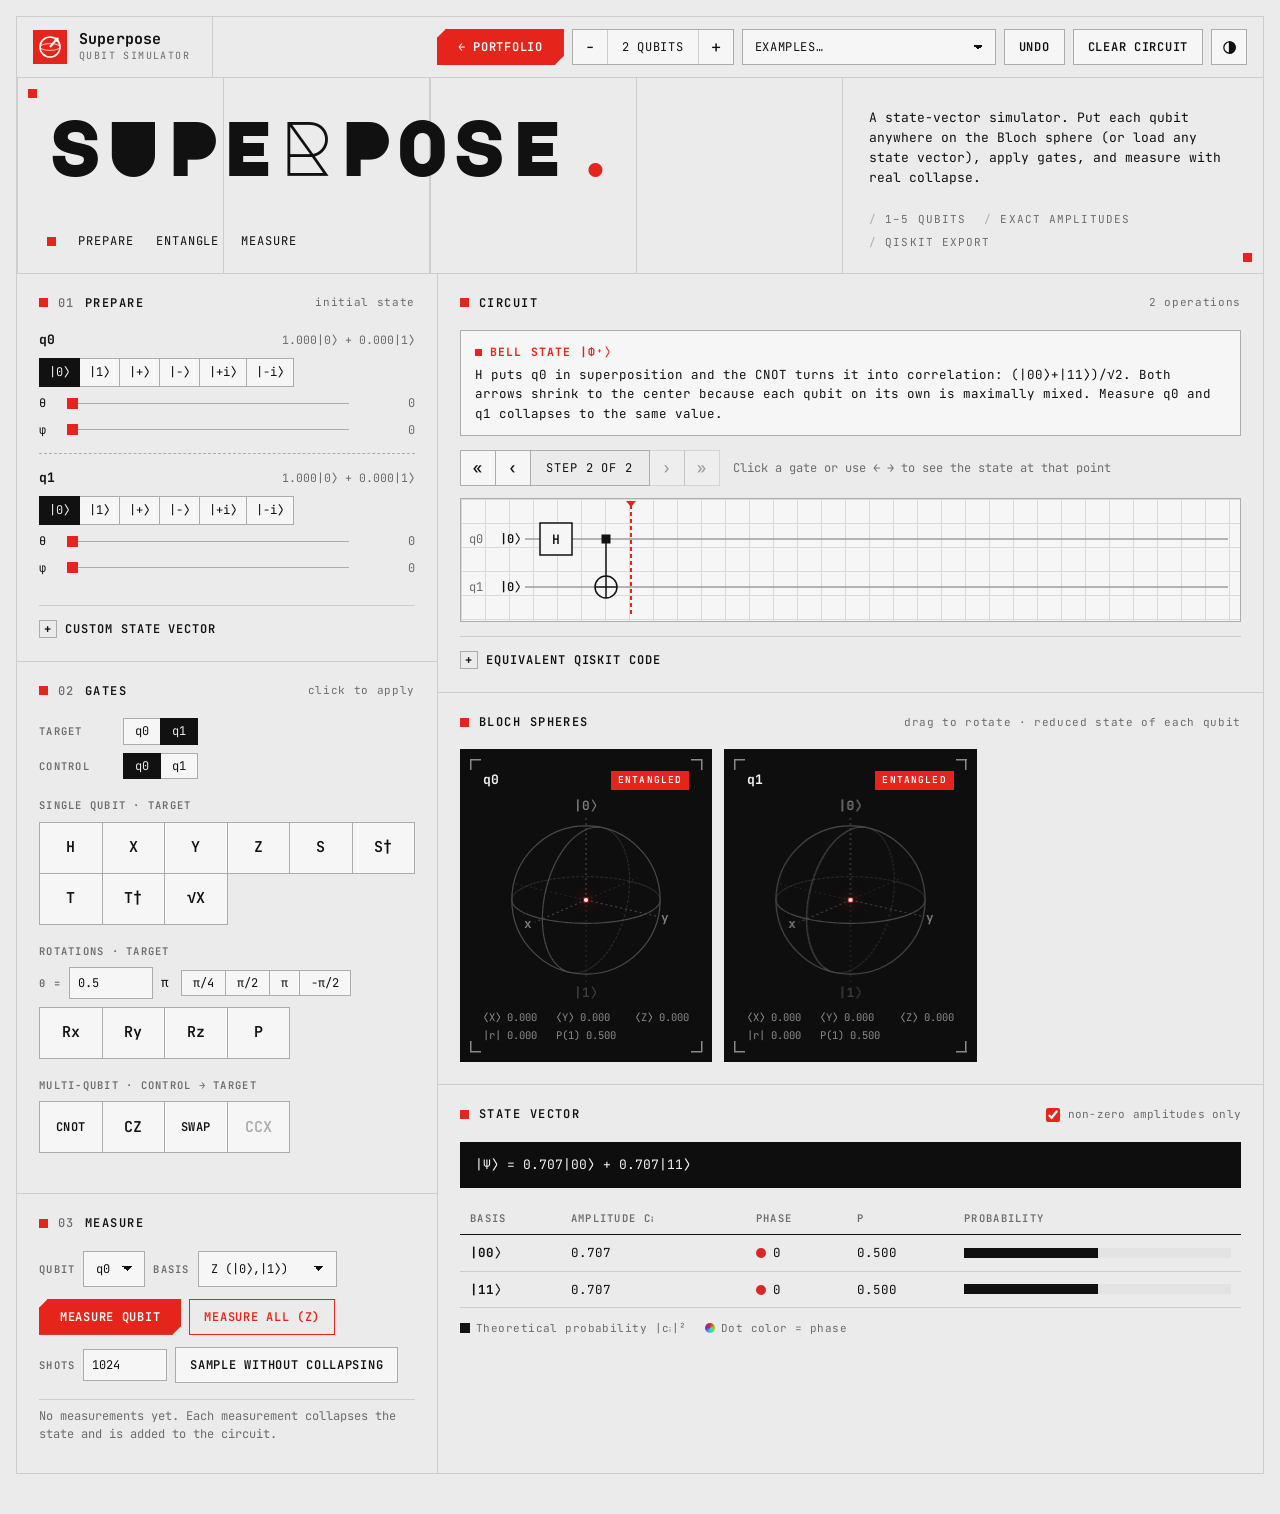
<file: tools/superpose/index.html>
<!doctype html>
<html lang="en">
<head>
<meta charset="utf-8">
<meta name="viewport" content="width=device-width, initial-scale=1, viewport-fit=cover">
<meta name="description" content="Superpose: an interactive qubit simulator in the browser. Prepare states on the Bloch sphere, apply quantum gates, measure with real collapse, and export to Qiskit.">
<meta name="theme-color" content="#ebebeb" media="(prefers-color-scheme: light)">
<meta name="theme-color" content="#0c0c0c" media="(prefers-color-scheme: dark)">
<link rel="icon" href="data:image/svg+xml,%3Csvg xmlns='http://www.w3.org/2000/svg' viewBox='0 0 34 34'%3E%3Crect width='34' height='34' fill='%23e5251b'/%3E%3Ccircle cx='17' cy='17' r='10' fill='none' stroke='%23fff' stroke-width='1.8'/%3E%3Cline x1='17' y1='17' x2='23.5' y2='9.5' stroke='%23fff' stroke-width='2.2'/%3E%3Crect x='21.6' y='7.6' width='4' height='4' fill='%23fff'/%3E%3C/svg%3E">
<title>Superpose</title>
<link rel="canonical" href="https://mateogajic.github.io/tools/superpose/">
<link rel="preconnect" href="https://fonts.googleapis.com">
<link rel="preconnect" href="https://fonts.gstatic.com" crossorigin>
<link rel="stylesheet" href="https://fonts.googleapis.com/css2?family=Major+Mono+Display&family=JetBrains+Mono:wght@400;500;600;700&display=swap">
<style>
/* portfolio link (added for mateogajic.github.io) */
a.btn{display:inline-flex;align-items:center;text-decoration:none}
/* Layout: Superpose — technical drafting grid. A framed sheet split by 1px rules: top bar, wordmark band, then
   a control column (prepare · gates · measure) beside the instruments (circuit · Bloch spheres · state vector).
   Monochrome greys and black, signal red as the only accent. */
:root{
  --bg:#ebebeb; --surface:#f6f6f6; --sunk:#e3e3e3; --ink:#111111; --muted:#6c6c6c;
  --line:#cdcdcd; --line-strong:#acacac; --grid:#dadada; --wire:#9d9d9d;
  --accent:#e5251b; --accent-hi:#c41b12; --accent-soft:#f6d3cf; --on-accent:#ffffff;
  --panel:#0e0e0e; --panel-edge:#0e0e0e; --panel-ink:#f1f1f1; --panel-muted:#8a8a8a; --panel-line:#4b4b4b;
  --meas:var(--accent); --meas-soft:var(--accent-soft);
  --f-display:"Major Mono Display", "JetBrains Mono", ui-monospace, monospace;
  --f-mono:"JetBrains Mono", ui-monospace, "SFMono-Regular", Menlo, Consolas, monospace;
  --cut:9px;
}
@media (prefers-color-scheme: dark){:root:not([data-theme="light"]){
  --bg:#0c0c0c; --surface:#151515; --sunk:#1b1b1b; --ink:#ececec; --muted:#8b8b8b;
  --line:#262626; --line-strong:#3c3c3c; --grid:#1d1d1d; --wire:#4f4f4f;
  --accent:#ff3a2d; --accent-hi:#ff5a4f; --accent-soft:#2d1310; --on-accent:#ffffff;
  --panel:#000000; --panel-edge:#2c2c2c; --panel-ink:#ededed; --panel-muted:#858585; --panel-line:#424242; color-scheme:dark}}
:root[data-theme="dark"]{
  --bg:#0c0c0c; --surface:#151515; --sunk:#1b1b1b; --ink:#ececec; --muted:#8b8b8b;
  --line:#262626; --line-strong:#3c3c3c; --grid:#1d1d1d; --wire:#4f4f4f;
  --accent:#ff3a2d; --accent-hi:#ff5a4f; --accent-soft:#2d1310; --on-accent:#ffffff;
  --panel:#000000; --panel-edge:#2c2c2c; --panel-ink:#ededed; --panel-muted:#858585; --panel-line:#424242; color-scheme:dark}

*{box-sizing:border-box}
[hidden]{display:none!important}
html{background:var(--bg)}
body{margin:0;background:var(--bg);color:var(--ink);font-family:var(--f-mono);font-size:13px;line-height:1.55;padding-inline:16px;padding-block:16px 40px}
::selection{background:var(--accent);color:var(--on-accent)}
button,input,select,textarea{font:inherit;color:inherit}
:focus-visible{outline:2px solid var(--accent);outline-offset:2px}
code{font-family:var(--f-mono);font-size:.95em;background:var(--sunk);padding:0 4px}

/* ---------- frame ---------- */
.wrap{max-width:1440px;margin:0 auto;border:1px solid var(--line);background:var(--line);display:grid;gap:1px}
.wrap>*{background:var(--bg)}

/* top bar */
.top{display:grid;grid-template-columns:auto minmax(0,1fr);gap:1px;background:var(--line)}
.top>*{background:var(--bg)}
.brand{display:flex;align-items:center;gap:12px;padding:12px 22px 12px 16px;min-width:0}
.brand svg{width:34px;height:34px;flex:none}
.brand b{display:block;font-weight:700;font-size:15px;letter-spacing:.01em;line-height:1.1}
.brand small{display:block;font-size:10px;letter-spacing:.14em;color:var(--muted);text-transform:uppercase}
.toolbar{display:flex;flex-wrap:wrap;gap:8px;align-items:center;justify-content:flex-end;padding:12px 16px}

/* hero: wordmark cell beside the description cell */
.hero{position:relative;display:grid;grid-template-columns:minmax(0,1fr) minmax(0,420px);gap:1px;background:var(--line)}
.hero>div{background:var(--bg);min-width:0}
.hero-main{padding:30px 30px 22px;background:repeating-linear-gradient(90deg,var(--line) 0 1px,transparent 1px 25%) var(--bg)!important;display:flex;flex-direction:column;justify-content:space-between;gap:22px}
.hero h1{margin:0;font-family:var(--f-display);font-weight:400;font-size:clamp(38px,6vw,80px);line-height:1;letter-spacing:.01em;color:var(--ink)}
.hero h1 span{color:var(--accent)}
.verbs{display:flex;flex-wrap:wrap;align-items:center;gap:8px 22px;text-transform:uppercase;letter-spacing:.08em;font-size:12px}
.verbs i{width:9px;height:9px;background:var(--accent);display:inline-block}
.hero-side{padding:30px 26px 22px;display:flex;flex-direction:column;justify-content:space-between;gap:22px}
.hero .sub{margin:0;font-size:13px;max-width:52ch}
.spec{display:flex;flex-wrap:wrap;gap:6px 18px;color:var(--muted);font-size:11px;letter-spacing:.1em;text-transform:uppercase}
.spec span::before{content:"/ ";color:var(--line-strong)}
.sq{position:absolute;width:9px;height:9px;background:var(--accent);z-index:1}
.sq.tl{left:11px;top:11px}.sq.br{right:11px;bottom:11px}
@media (max-width:960px){.hero{grid-template-columns:minmax(0,1fr)}}

/* ---------- controls ---------- */
.btn,.stepper,select,input[type=number],textarea{border:1px solid var(--line-strong);background:var(--surface);border-radius:0}
.btn{height:36px;padding:0 14px;cursor:pointer;font-size:12px;font-weight:600;letter-spacing:.06em;text-transform:uppercase;color:var(--ink);transition:background .12s,color .12s,border-color .12s}
.btn:hover:not(:disabled){background:var(--ink);color:var(--bg);border-color:var(--ink)}
.btn:disabled{opacity:.35;cursor:default}
.btn.primary,.btn.meas{background:var(--accent);border-color:var(--accent);color:var(--on-accent);
  clip-path:polygon(var(--cut) 0,100% 0,100% calc(100% - var(--cut)),calc(100% - var(--cut)) 100%,0 100%,0 var(--cut));padding:0 20px}
.btn.primary:hover:not(:disabled),.btn.meas:hover:not(:disabled){background:var(--accent-hi);border-color:var(--accent-hi);color:var(--on-accent)}
.btn.primary:focus-visible,.btn.meas:focus-visible{outline:none;box-shadow:inset 0 0 0 2px var(--ink)}
.btn.meas-ghost{border-color:var(--accent);color:var(--accent);background:transparent}
.btn.meas-ghost:hover:not(:disabled){background:var(--accent);border-color:var(--accent);color:var(--on-accent)}
.themebtn{width:36px;padding:0;display:grid;place-items:center}
.themebtn svg{width:17px;height:17px;fill:none;stroke:currentColor;stroke-width:1.8;stroke-linecap:round}
.stepper{display:flex;align-items:center;height:36px}
.stepper button{border:0;background:none;width:34px;height:34px;font-size:17px;cursor:pointer}
.stepper button:hover:not(:disabled){background:var(--ink);color:var(--bg)}
.stepper button:disabled{opacity:.3;cursor:default}
.stepper output{min-width:92px;text-align:center;font-size:12px;letter-spacing:.06em;text-transform:uppercase;border-inline:1px solid var(--line);line-height:34px}
select{appearance:none;-webkit-appearance:none;height:36px;padding:0 34px 0 12px;font-size:12px;cursor:pointer;
  background-image:linear-gradient(45deg,transparent 50%,var(--ink) 50%),linear-gradient(135deg,var(--ink) 50%,transparent 50%);
  background-position:calc(100% - 17px) 50%,calc(100% - 12px) 50%;background-size:5px 5px;background-repeat:no-repeat}
#ex{min-width:200px;text-transform:uppercase;letter-spacing:.05em}
input[type=number]{height:32px;padding:0 8px;width:84px;font-size:12px}
input[type=checkbox]{accent-color:var(--accent);width:14px;height:14px;margin:0}
textarea{width:100%;min-height:104px;font-size:12px;padding:10px;resize:vertical;margin:10px 0}
input[type=range]{-webkit-appearance:none;appearance:none;width:100%;height:18px;background:transparent;cursor:pointer;margin:0}
input[type=range]::-webkit-slider-runnable-track{height:1px;background:var(--line-strong)}
input[type=range]::-webkit-slider-thumb{-webkit-appearance:none;width:11px;height:11px;margin-top:-5px;background:var(--accent);border:0;border-radius:0}
input[type=range]::-moz-range-track{height:1px;background:var(--line-strong)}
input[type=range]::-moz-range-progress{height:1px;background:var(--accent)}
input[type=range]::-moz-range-thumb{width:11px;height:11px;background:var(--accent);border:0;border-radius:0}

/* ---------- layout ---------- */
.grid{display:grid;grid-template-columns:minmax(0,420px) minmax(0,1fr);gap:1px;background:var(--line)}
@media (max-width:960px){.grid{grid-template-columns:minmax(0,1fr)}}
.col{display:flex;flex-direction:column;gap:1px;background:var(--line);min-width:0}
.col>section:last-child{flex:1}
section{background:var(--bg);padding:20px 22px 22px;min-width:0}
h2{font-size:12px;font-weight:600;letter-spacing:.12em;text-transform:uppercase;margin:0 0 18px;display:flex;align-items:center;gap:10px;flex-wrap:wrap}
h2::before{content:"";width:9px;height:9px;background:var(--accent);flex:none}
h2 .ix{color:var(--muted);font-weight:500}
h2 small{margin-left:auto;font-size:11px;letter-spacing:.06em;color:var(--muted);font-weight:400;text-transform:none}
.lbl{font-size:10.5px;letter-spacing:.12em;text-transform:uppercase;color:var(--muted);font-weight:600}
.hint{font-size:12px;color:var(--muted);margin:6px 0}
.msg{font-size:12px;margin-top:8px}
.msg.err{color:var(--accent)}
.row{display:flex;flex-wrap:wrap;gap:8px;align-items:center}

/* prepare */
.qinit{display:grid;gap:8px;padding:14px 0;border-top:1px dashed var(--line-strong)}
.qinit:first-of-type{border-top:0;padding-top:0}
.qhead{display:flex;justify-content:space-between;align-items:baseline;gap:8px}
.qname{font-weight:700;font-size:13px}
.qamp{font-size:11.5px;color:var(--muted);text-align:right}
.presets{display:flex;flex-wrap:wrap;gap:0}
.presets button{font-size:12px;border:1px solid var(--line-strong);background:var(--surface);padding:4px 9px;cursor:pointer;margin:0 -1px -1px 0}
.presets button:hover{border-color:var(--ink);position:relative}
.presets button.on{background:var(--ink);color:var(--bg);border-color:var(--ink);position:relative}
.slider{display:grid;grid-template-columns:18px minmax(0,1fr) 56px;gap:10px;align-items:center;font-size:12px}
.slider output{text-align:right;color:var(--muted)}
details{margin-top:14px;border-top:1px solid var(--line);padding-top:14px}
summary{cursor:pointer;font-weight:600;font-size:12px;letter-spacing:.08em;text-transform:uppercase;list-style:none;display:flex;align-items:center;gap:8px}
summary::-webkit-details-marker{display:none}
summary::before{content:"+";display:inline-grid;place-items:center;width:16px;height:16px;border:1px solid var(--line-strong);font-size:12px;line-height:1}
details[open]>summary::before{content:"−"}

/* gates */
.sel{display:grid;gap:8px;margin-bottom:18px}
.chips{display:flex;flex-wrap:wrap;gap:0;align-items:center}
.chips .lbl{width:84px}
.chip{font-size:12px;border:1px solid var(--line-strong);background:var(--surface);padding:3px 11px;cursor:pointer;margin-right:-1px}
.chip:hover{border-color:var(--ink);position:relative}
.chip.on{background:var(--ink);color:var(--bg);border-color:var(--ink);position:relative}
.gates{display:grid;grid-template-columns:repeat(auto-fill,minmax(56px,1fr));gap:0;margin:8px 0 18px;padding:1px 0 0 1px}
.gate{height:52px;border:1px solid var(--line-strong);margin:-1px 0 0 -1px;background:var(--surface);font-weight:600;font-size:15px;cursor:pointer;position:relative;transition:background .1s,color .1s}
.gate:hover:not(:disabled){background:var(--ink);color:var(--bg);border-color:var(--ink);z-index:1}
.gate:active:not(:disabled){background:var(--accent);color:var(--on-accent)}
.gate:disabled{color:var(--line-strong);cursor:default}
.gate.wide{font-size:12px;letter-spacing:.04em}
.angle{display:flex;flex-wrap:wrap;gap:8px;align-items:center;margin:8px 0 0}
.angle .chips{margin-left:4px}

/* measure */
.measbox{display:grid;gap:12px}
.shots{display:flex;gap:8px;align-items:center}
.log{list-style:none;margin:16px 0 0;padding:0;max-height:200px;overflow:auto;font-size:12px;border-top:1px solid var(--line)}
.log li{display:flex;justify-content:space-between;gap:8px;padding:7px 0;border-bottom:1px dashed var(--line-strong)}
.log b{color:var(--accent)}
.log .empty{color:var(--muted);border:0}

/* circuit */
.circ{overflow-x:auto;border:1px solid var(--line-strong);background-color:var(--surface);
  background-image:linear-gradient(var(--grid) 1px,transparent 1px),linear-gradient(90deg,var(--grid) 1px,transparent 1px);background-size:24px 24px}
.circ svg{display:block}
.circ text{font-family:var(--f-mono)}
.circ g.op{cursor:pointer}
.circ g.op:hover .hit{fill:var(--accent-soft)}
.circ g.future{opacity:.25}
.circ .initcol{cursor:pointer}
.stepbar{display:flex;flex-wrap:wrap;align-items:center;gap:0;margin-bottom:12px}
.stepbar .btn{width:36px;padding:0;font-size:15px;margin-right:-1px}
.stepbar output{font-size:12px;letter-spacing:.08em;text-transform:uppercase;min-width:120px;text-align:center;border:1px solid var(--line-strong);border-left:0;height:36px;line-height:34px;margin-right:-1px}
.stepbar .hint{margin:0 0 0 14px}
.note{border:1px solid var(--line-strong);background:var(--surface);padding:12px 14px;margin-bottom:14px;font-size:12.5px;position:relative}
.note b{display:flex;align-items:center;gap:8px;font-size:11.5px;letter-spacing:.1em;text-transform:uppercase;color:var(--accent);margin-bottom:4px}
.note b::before{content:"";width:7px;height:7px;background:var(--accent)}
.qk{margin-top:14px}
.qk pre{background:var(--panel);color:var(--panel-ink);border:1px solid var(--panel-edge);padding:14px 16px;font-size:12px;overflow-x:auto;margin:10px 0;max-height:340px}

/* bloch */
.blochs{display:grid;grid-template-columns:repeat(auto-fill,minmax(200px,1fr));gap:12px}
.bcard{--b:var(--panel-muted);color:var(--panel-ink);border:1px solid var(--panel-edge);padding:20px 22px 18px;display:flex;flex-direction:column;gap:6px;min-width:0;
  background:
   linear-gradient(var(--b),var(--b)) left 9px top 9px/11px 1.5px,linear-gradient(var(--b),var(--b)) left 9px top 9px/1.5px 11px,
   linear-gradient(var(--b),var(--b)) right 9px top 9px/11px 1.5px,linear-gradient(var(--b),var(--b)) right 9px top 9px/1.5px 11px,
   linear-gradient(var(--b),var(--b)) left 9px bottom 9px/11px 1.5px,linear-gradient(var(--b),var(--b)) left 9px bottom 9px/1.5px 11px,
   linear-gradient(var(--b),var(--b)) right 9px bottom 9px/11px 1.5px,linear-gradient(var(--b),var(--b)) right 9px bottom 9px/1.5px 11px,
   var(--panel);background-repeat:no-repeat}
.bcard canvas{width:100%;aspect-ratio:1;max-width:100%;cursor:grab;touch-action:none}
.bcard canvas:active{cursor:grabbing}
.btitle{display:flex;justify-content:space-between;align-items:center}
.bmeta{display:grid;grid-template-columns:repeat(3,auto);justify-content:space-between;font-size:10.5px;color:var(--panel-muted);gap:2px 8px}
.bmeta span{white-space:nowrap}
.tag{font-size:9.5px;letter-spacing:.12em;text-transform:uppercase;padding:2px 7px;font-weight:600;background:var(--accent);color:var(--on-accent)}
.tag.pure{background:transparent;color:var(--panel-ink);box-shadow:inset 0 0 0 1px var(--panel-line)}

/* state vector */
.ampwrap{overflow-x:auto}
table{width:100%;border-collapse:collapse;font-size:12.5px;font-variant-numeric:tabular-nums}
th{text-align:left;font-size:10.5px;letter-spacing:.12em;text-transform:uppercase;color:var(--muted);font-weight:600;padding:8px 10px;border-bottom:1px solid var(--ink);white-space:nowrap}
td{padding:8px 10px;border-bottom:1px solid var(--line);white-space:nowrap}
td.ket{font-weight:700}
tbody tr:hover td{background:var(--surface)}
.bar{position:relative;height:10px;background:var(--sunk);min-width:140px}
.bar i{position:absolute;inset:0 auto 0 0;background:var(--ink)}
.bar s{position:absolute;top:-4px;bottom:-4px;width:3px;margin-left:-1.5px;background:var(--accent)}
.ph{display:inline-block;width:10px;height:10px;border-radius:50%;vertical-align:-1px;margin-right:7px}
.ketline{font-size:13px;background:var(--panel);color:var(--panel-ink);border:1px solid var(--panel-edge);padding:12px 14px;margin-bottom:14px;overflow-x:auto;white-space:nowrap}
.legend{display:flex;gap:18px;flex-wrap:wrap;font-size:11px;color:var(--muted);margin-top:12px;letter-spacing:.04em}
.legend span::before{content:"";display:inline-block;width:10px;height:10px;margin-right:6px;vertical-align:-1px;background:var(--ink)}
.legend span.s::before{background:var(--accent);width:3px}
.legend span.w::before{background:conic-gradient(hsl(0 70% 50%),hsl(90 70% 50%),hsl(180 70% 50%),hsl(270 70% 50%),hsl(360 70% 50%));border-radius:50%}
label.tog{margin-left:auto;display:flex;gap:8px;align-items:center;font-size:11px;color:var(--muted);text-transform:none;letter-spacing:.02em;font-weight:400;cursor:pointer}

@media (max-width:640px){
  body{padding-inline:10px}
  section{padding:16px}
  .hero-main,.hero-side{padding:26px 20px 18px}
  .sq{width:7px;height:7px}.sq.tl{left:8px;top:8px}.sq.br{right:8px;bottom:8px}
  #ex{order:5;flex:1 1 100%}
  .top{grid-template-columns:minmax(0,1fr)}
  .toolbar{justify-content:flex-start;padding-top:0;border-top:0}
  .blochs{grid-template-columns:repeat(2,minmax(0,1fr));gap:8px}
  .bcard{padding:16px 14px 14px}
  .bmeta{grid-template-columns:repeat(2,auto);font-size:9.5px}
  .stepbar .hint{margin:8px 0 0;flex-basis:100%}
}
@media (prefers-reduced-motion:reduce){*{transition:none!important}}
</style>
</head>
<body>
<div class="wrap">
  <header class="top">
    <div class="brand">
      <svg viewBox="0 0 34 34" aria-hidden="true"><rect width="34" height="34" fill="var(--accent)"/><circle cx="17" cy="17" r="10" fill="none" stroke="#fff" stroke-width="1.6"/><ellipse cx="17" cy="17" rx="10" ry="3.4" fill="none" stroke="#fff" stroke-width="1" opacity=".7"/><line x1="17" y1="17" x2="23.5" y2="9.5" stroke="#fff" stroke-width="2"/><rect x="21.6" y="7.6" width="4" height="4" fill="#fff"/></svg>
      <div><b>Superpose</b><small>Qubit simulator</small></div>
    </div>
    <div class="toolbar">
      <a class="btn primary" href="../../#instruments" title="Back to mateogajic.github.io">← Portfolio</a><!-- portfolio link -->
      <div class="stepper" title="Number of qubits">
        <button id="nMinus" aria-label="Remove a qubit">−</button>
        <output id="nOut">2 qubits</output>
        <button id="nPlus" aria-label="Add a qubit">+</button>
      </div>
      <select id="ex" aria-label="Load an example">
        <option value="">Examples…</option>
        <option value="bell">Bell state</option>
        <option value="ghz">GHZ state (3 qubits)</option>
        <option value="mz">Mach–Zehnder interferometer</option>
        <option value="deutsch">Deutsch algorithm</option>
        <option value="tele">Teleportation</option>
        <option value="grover">Grover (2 qubits)</option>
      </select>
      <button class="btn" id="undo">Undo</button>
      <button class="btn" id="clear">Clear circuit</button>
      <button class="btn themebtn" id="theme" aria-label="Change theme"></button>
    </div>
  </header>

  <div class="hero">
    <span class="sq tl"></span><span class="sq br"></span>
    <div class="hero-main">
      <h1>SUPERPOSE<span>.</span></h1>
      <div class="verbs"><i></i><span>Prepare</span><span>Entangle</span><span>Measure</span></div>
    </div>
    <div class="hero-side">
      <p class="sub">A state-vector simulator. Put each qubit anywhere on the Bloch sphere (or load any state vector), apply gates, and measure with real collapse.</p>
      <div class="spec"><span>1–5 qubits</span><span>Exact amplitudes</span><span>Qiskit export</span></div>
    </div>
  </div>

  <div class="grid">
    <div class="col">
      <section>
        <h2><span class="ix">01</span>Prepare <small>initial state</small></h2>
        <div id="inits"></div>
        <details id="customBox">
          <summary>Custom state vector</summary>
          <p class="hint">Enter the 2ⁿ amplitudes (one per line or comma-separated) in the order |00…0⟩, |00…1⟩, … You can use <code>i</code>, <code>√2</code> or <code>sqrt(2)</code>, <code>exp()</code>, <code>pi</code>, <code>^</code> and <code>1e-3</code>. The vector is normalized automatically.</p>
          <textarea id="custom" spellcheck="false"></textarea>
          <div class="row">
            <button class="btn primary" id="loadCustom">Load vector</button>
            <button class="btn" id="dropCustom">Back to product state</button>
          </div>
          <div class="msg" id="customMsg"></div>
        </details>
      </section>

      <section>
        <h2><span class="ix">02</span>Gates <small>click to apply</small></h2>
        <div class="sel">
          <div class="chips" id="selT"></div>
          <div class="chips" id="selC"></div>
          <div class="chips" id="selC2"></div>
        </div>
        <div class="lbl">Single qubit · target</div>
        <div class="gates" id="g1"></div>
        <div class="lbl">Rotations · target</div>
        <div class="angle">
          <span class="lbl">θ =</span>
          <input type="number" id="angle" value="0.5" step="0.0625"> <span>π</span>
          <span class="chips"><button class="chip" data-a="0.25">π/4</button><button class="chip" data-a="0.5">π/2</button><button class="chip" data-a="1">π</button><button class="chip" data-a="-0.5">−π/2</button></span>
        </div>
        <div class="gates" id="g2"></div>
        <div class="lbl">Multi-qubit · control → target</div>
        <div class="gates" id="g3"></div>
      </section>

      <section>
        <h2><span class="ix">03</span>Measure</h2>
        <div class="measbox">
          <div class="row">
            <span class="lbl">Qubit</span><select id="mq"></select>
            <span class="lbl">Basis</span>
            <select id="mb"><option value="Z">Z (|0⟩,|1⟩)</option><option value="X">X (|+⟩,|−⟩)</option><option value="Y">Y (|+i⟩,|−i⟩)</option></select>
          </div>
          <div class="row">
            <button class="btn meas" id="measQ">Measure qubit</button>
            <button class="btn meas-ghost" id="measAll">Measure all (Z)</button>
          </div>
          <div class="row">
            <div class="shots"><span class="lbl">Shots</span><input type="number" id="shotsN" value="1024" min="1" max="100000"></div>
            <button class="btn" id="runShots">Sample without collapsing</button>
          </div>
        </div>
        <ul class="log" id="log"></ul>
      </section>
    </div>

    <div class="col">
      <section>
        <h2>Circuit <small id="circInfo"></small></h2>
        <div class="note" id="note" hidden><b id="noteT"></b><span id="noteB"></span></div>
        <div class="stepbar">
          <button class="btn" id="stFirst" title="Initial state" aria-label="Go to the initial state">«</button>
          <button class="btn" id="stPrev" title="Previous step (←)" aria-label="Previous step">‹</button>
          <output id="stOut"></output>
          <button class="btn" id="stNext" title="Next step (→)" aria-label="Next step">›</button>
          <button class="btn" id="stLast" title="End of circuit" aria-label="Go to the end">»</button>
          <span class="hint">Click a gate or use ← → to see the state at that point</span>
        </div>
        <div class="circ" id="circ"></div>
        <details class="qk" id="qkBox">
          <summary>Equivalent Qiskit code</summary>
          <pre id="qk"></pre>
          <button class="btn" id="qkCopy">Copy code</button>
        </details>
      </section>
      <section>
        <h2>Bloch spheres <small>drag to rotate · reduced state of each qubit</small></h2>
        <div class="blochs" id="blochs"></div>
      </section>
      <section>
        <h2>State vector
          <label class="tog"><input type="checkbox" id="nz" checked> non-zero amplitudes only</label>
        </h2>
        <div class="ketline" id="ketline"></div>
        <div class="ampwrap"><table id="amps"></table></div>
        <div class="legend"><span>Theoretical probability |cᵢ|²</span><span class="s" id="shotLegend">Sampled frequency</span><span class="w">Dot color = phase</span></div>
      </section>
    </div>
  </div>
</div>

<script>
(function(){
const PI=Math.PI, SQ=Math.SQRT1_2, EPS=1e-10;
const $=s=>document.querySelector(s);
const PRESETS=[["|0⟩",0,0],["|1⟩",PI,0],["|+⟩",PI/2,0],["|−⟩",PI/2,PI],["|+i⟩",PI/2,PI/2],["|−i⟩",PI/2,3*PI/2]];

const S={n:2,init:[],custom:null,ops:[],re:null,im:null,shots:null,cursor:null,note:null,
  sel:{t:1,c:0,c2:2},view:{az:-2.2,el:0.32}};
for(let q=0;q<5;q++) S.init.push({th:0,ph:0});
const cur=()=>S.cursor==null?S.ops.length:S.cursor;   // number of operations applied

const EX={
  bell:{n:2,t:"Bell state |Φ⁺⟩",ops:[{g:"H",t:0},{g:"CX",c:0,t:1}],
    b:"H puts q0 in superposition and the CNOT turns it into correlation: (|00⟩+|11⟩)/√2. Both arrows shrink to the center because each qubit on its own is maximally mixed. Measure q0 and q1 collapses to the same value."},
  ghz:{n:3,t:"GHZ state",ops:[{g:"H",t:0},{g:"CX",c:0,t:1},{g:"CX",c:1,t:2}],
    b:"Bell generalized to three qubits: (|000⟩+|111⟩)/√2. Measuring any one of them fixes the other two."},
  mz:{n:1,t:"Mach–Zehnder interferometer",ops:[{g:"H",t:0},{g:"P",t:0,a:PI/2},{g:"H",t:0}],
    b:"Each H is a 50:50 beam splitter and P(φ) is the phase difference between the arms, so P(1) = sin²(φ/2). Click the P gate and press “Remove step”: with no phase shift the photon always exits through |0⟩."},
  deutsch:{n:2,t:"Deutsch algorithm",init:[null,{th:PI,ph:0}],ops:[{g:"H",t:0},{g:"H",t:1},{g:"CX",c:0,t:1},{g:"H",t:0},{g:"M",t:0,b:"Z"}],
    b:"q1 starts in |1⟩ and the CNOT is the oracle f(x) = x, a balanced function. With a single query, q0 gives 1 with probability 1. Remove the CNOT (constant f) and q0 gives 0."},
  tele:{n:3,t:"Quantum teleportation",init:[{th:PI/3,ph:PI/4}],
    ops:[{g:"H",t:1},{g:"CX",c:1,t:2},{g:"CX",c:0,t:1},{g:"H",t:0},{g:"CX",c:1,t:2},{g:"CZ",c:0,t:2},{g:"M",t:0,b:"Z"},{g:"M",t:1,b:"Z"}],
    b:"q0 carries an arbitrary state |ψ⟩. At the end, q2’s sphere matches q0’s at step 0 (press «). The corrections use controlled CNOT and CZ gates instead of classical bits (deferred measurement principle), so the final measurements don’t affect q2."},
  grover:{n:2,t:"Grover search",ops:[{g:"H",t:0},{g:"H",t:1},{g:"CZ",c:0,t:1},{g:"H",t:0},{g:"H",t:1},{g:"X",t:0},{g:"X",t:1},{g:"CZ",c:0,t:1},{g:"X",t:0},{g:"X",t:1},{g:"H",t:0},{g:"H",t:1}],
    b:"Finds |11⟩ among 4 possibilities in a single iteration: oracle (CZ) and diffuser (H X CZ X H). At the end |11⟩ has probability 1. The minus sign is a global phase and cannot be measured."}
};
function loadExample(k){
  const E=EX[k];if(!E)return;
  S.n=E.n;S.custom=null;S.cursor=null;S.note=E;
  for(let q=0;q<5;q++)S.init[q]={th:0,ph:0};
  (E.init||[]).forEach((v,q)=>{if(v)S.init[q]={...v};});
  S.ops=E.ops.map(o=>({...o}));
  structural();rebuild(true);
}

/* ---------- matrices ---------- */
function mat(g,a){
  const c=Math.cos(a/2), s=Math.sin(a/2);
  switch(g){
    case "H":return[SQ,0,SQ,0,SQ,0,-SQ,0];
    case "X":return[0,0,1,0,1,0,0,0];
    case "Y":return[0,0,0,-1,0,1,0,0];
    case "Z":return[1,0,0,0,0,0,-1,0];
    case "S":return[1,0,0,0,0,0,0,1];
    case "Sdg":return[1,0,0,0,0,0,0,-1];
    case "T":return[1,0,0,0,0,0,SQ,SQ];
    case "Tdg":return[1,0,0,0,0,0,SQ,-SQ];
    case "SX":return[.5,.5,.5,-.5,.5,-.5,.5,.5];
    case "Rx":return[c,0,0,-s,0,-s,c,0];
    case "Ry":return[c,0,-s,0,s,0,c,0];
    case "Rz":return[c,-s,0,0,0,0,c,s];
    case "P":return[1,0,0,0,0,0,Math.cos(a),Math.sin(a)];
  }
}
const bitm=q=>1<<(S.n-1-q);
function applyU(q,M,ctrls){
  const N=1<<S.n,m=bitm(q);let cm=0;(ctrls||[]).forEach(c=>cm|=bitm(c));
  const[a0,a1,b0,b1,c0,c1,d0,d1]=M,re=S.re,im=S.im;
  for(let i=0;i<N;i++){
    if(i&m)continue; if((i&cm)!==cm)continue; const j=i|m;
    const xr=re[i],xi=im[i],yr=re[j],yi=im[j];
    re[i]=a0*xr-a1*xi+b0*yr-b1*yi; im[i]=a0*xi+a1*xr+b0*yi+b1*yr;
    re[j]=c0*xr-c1*xi+d0*yr-d1*yi; im[j]=c0*xi+c1*xr+d0*yi+d1*yr;
  }
}
function swap(a,b){
  const N=1<<S.n,ma=bitm(a),mb=bitm(b);
  for(let i=0;i<N;i++){ if((i&ma)&&!(i&mb)){const j=(i&~ma)|mb;
    let t=S.re[i];S.re[i]=S.re[j];S.re[j]=t;t=S.im[i];S.im[i]=S.im[j];S.im[j]=t;}}
}
function normalize(){let s=0;for(let i=0;i<S.re.length;i++)s+=S.re[i]**2+S.im[i]**2;s=Math.sqrt(s);
  for(let i=0;i<S.re.length;i++){S.re[i]/=s;S.im[i]/=s;}}

/* ---------- preparation ---------- */
function prepare(){
  const n=S.n,N=1<<n;S.re=new Float64Array(N);S.im=new Float64Array(N);
  if(S.custom&&S.custom.length===2*N){for(let i=0;i<N;i++){S.re[i]=S.custom[2*i];S.im[i]=S.custom[2*i+1];}return;}
  S.custom=null;
  for(let i=0;i<N;i++){
    let ar=1,ai=0;
    for(let q=0;q<n;q++){
      const{th,ph}=S.init[q],b=(i>>(n-1-q))&1;
      const fr=b?Math.sin(th/2)*Math.cos(ph):Math.cos(th/2), fi=b?Math.sin(th/2)*Math.sin(ph):0;
      const nr=ar*fr-ai*fi; ai=ar*fi+ai*fr; ar=nr;
    }
    S.re[i]=ar;S.im[i]=ai;
  }
}

/* ---------- measurement ---------- */
function toBasis(q,b){if(b==="X")applyU(q,mat("H"));if(b==="Y"){applyU(q,mat("Sdg"));applyU(q,mat("H"));}}
function fromBasis(q,b){if(b==="X")applyU(q,mat("H"));if(b==="Y"){applyU(q,mat("H"));applyU(q,mat("S"));}}
function measureQ(op,resample){
  toBasis(op.t,op.b);
  const N=1<<S.n,m=bitm(op.t);let p1=0;
  for(let i=0;i<N;i++)if(i&m)p1+=S.re[i]**2+S.im[i]**2;
  let out=(!resample&&op.out!=null)?op.out:null;
  if(out!=null&&(out?p1:1-p1)<1e-12)out=null;
  if(out==null)out=Math.random()<p1?1:0;
  const p=out?p1:1-p1;
  for(let i=0;i<N;i++)if(((i&m)?1:0)!==out){S.re[i]=0;S.im[i]=0;}
  normalize(); fromBasis(op.t,op.b);
  op.out=out;op.p=p;
}
function measureAll(op,resample){
  const N=1<<S.n;let k=(!resample&&op.out!=null)?op.out:null;
  if(k!=null&&S.re[k]**2+S.im[k]**2<1e-12)k=null;
  if(k==null){let r=Math.random(),acc=0;k=N-1;for(let i=0;i<N;i++){acc+=S.re[i]**2+S.im[i]**2;if(r<acc){k=i;break;}}}
  const p=S.re[k]**2+S.im[k]**2,a=Math.sqrt(p),zr=S.re[k]/a,zi=S.im[k]/a;
  S.re.fill(0);S.im.fill(0);S.re[k]=zr;S.im[k]=zi;
  op.out=k;op.p=p;
}

function apply(op,resample){
  switch(op.g){
    case "CX":applyU(op.t,mat("X"),[op.c]);break;
    case "CZ":applyU(op.t,mat("Z"),[op.c]);break;
    case "CCX":applyU(op.t,mat("X"),[op.c,op.c2]);break;
    case "SWAP":swap(op.c,op.t);break;
    case "M":measureQ(op,resample);break;
    case "MA":measureAll(op,resample);break;
    default:applyU(op.t,mat(op.g,op.a));
  }
}
function rebuild(resample){prepare();const c=cur();for(let k=0;k<c;k++)apply(S.ops[k],resample);S.shots=null;render();}
function push(op){
  const c=cur();
  if(c===S.ops.length){apply(op,true);S.ops.push(op);S.cursor=null;S.shots=null;render();return;}
  S.ops.splice(c,0,op);S.cursor=c+1;rebuild(false);   // insert at the step being viewed
}
function setCursor(c){c=Math.max(0,Math.min(S.ops.length,c));S.cursor=c>=S.ops.length?null:c;rebuild(false);}

/* ---------- formatting ---------- */
const z=x=>Math.abs(x)<5e-4?0:x;
const mn=t=>t.replace(/-/g,"−");
const f3=x=>mn(z(x).toFixed(3));
function fmtC(r,i){r=z(r);i=z(i);if(!i)return f3(r);if(!r)return f3(i)+"i";return f3(r)+(i<0?" − ":" + ")+Math.abs(i).toFixed(3)+"i";}
function fracPi(a){
  const t=a/PI;if(Math.abs(t)<1e-9)return"0";
  for(const d of[1,2,3,4,6,8,12,16]){const nn=t*d;if(Math.abs(nn-Math.round(nn))<1e-6){
    const n=Math.round(nn),sg=n<0?"−":"",an=Math.abs(n);return sg+(an===1?"":an)+"π"+(d===1?"":"/"+d);}}
  return mn(t.toFixed(3))+"π";
}
const ket=(i,n)=>"|"+i.toString(2).padStart(n,"0")+"⟩";
function initName(q){const{th,ph}=S.init[q];
  for(const[n,t,p]of PRESETS)if(Math.abs(th-t)<1e-6&&(Math.abs(Math.sin(t))<1e-6||Math.abs(((ph-p)%(2*PI)+2*PI)%(2*PI))<1e-6))return n;
  return"|ψ⟩";}

/* ---------- complex-number parser ---------- */
function parseC(src){
  const s=src.toLowerCase().replace(/\s+/g,"").replace(/π/g,"pi").replace(/√/g,"sqrt").replace(/−/g,"-");
  let p=0;const peek=()=>s[p];
  const mul=(a,b)=>[a[0]*b[0]-a[1]*b[1],a[0]*b[1]+a[1]*b[0]];
  const div=(a,b)=>{const d=b[0]**2+b[1]**2;if(d===0)throw"Division by zero";return[(a[0]*b[0]+a[1]*b[1])/d,(a[1]*b[0]-a[0]*b[1])/d];};
  const cexp=a=>{const e=Math.exp(a[0]);return[e*Math.cos(a[1]),e*Math.sin(a[1])];};
  const clog=a=>[Math.log(Math.hypot(a[0],a[1])),Math.atan2(a[1],a[0])];
  const cpow=(a,b)=>(a[0]===0&&a[1]===0)?[0,0]:cexp(mul(b,clog(a)));
  const F={sqrt:a=>cpow(a,[.5,0]),exp:cexp,cos:a=>[Math.cos(a[0])*Math.cosh(a[1]),-Math.sin(a[0])*Math.sinh(a[1])],sin:a=>[Math.sin(a[0])*Math.cosh(a[1]),Math.cos(a[0])*Math.sinh(a[1])]};
  function expr(){let v=term();while(peek()==="+"||peek()==="-"){const o=s[p++],w=term();v=o==="+"?[v[0]+w[0],v[1]+w[1]]:[v[0]-w[0],v[1]-w[1]];}return v;}
  function term(){let v=unary();for(;;){const c=peek();
    if(c==="*"||c==="/"){p++;const w=unary();v=c==="*"?mul(v,w):div(v,w);}
    else if(c&&/[0-9.a-z(]/.test(c)){v=mul(v,power());}else break;}return v;}
  function unary(){if(peek()==="-"){p++;const v=unary();return[-v[0],-v[1]];}if(peek()==="+"){p++;return unary();}return power();}
  function power(){let b=atom();if(peek()==="^"){p++;b=cpow(b,unary());}return b;}
  function atom(){
    const c=peek();
    if(c==="("){p++;const v=expr();if(s[p++]!==")")throw"Missing “)”";return v;}
    const m=/^(\d+\.?\d*|\.\d+)(e[+-]?\d+)?/.exec(s.slice(p));
    if(m){p+=m[0].length;return[parseFloat(m[0]),0];}
    for(const name of["sqrt","exp","cos","sin","pi","i","e"]){
      if(s.startsWith(name,p)){p+=name.length;
        if(name==="i")return[0,1];if(name==="pi")return[PI,0];if(name==="e")return[Math.E,0];
        if(!peek())throw name+" needs an argument";return F[name](atom());}
    }
    throw"Can’t read “"+(s.slice(p,p+6)||"end")+"”";
  }
  if(!s)throw"Empty amplitude";
  const v=expr();if(p<s.length)throw"Unexpected “"+s.slice(p)+"”";
  if(!isFinite(v[0])||!isFinite(v[1]))throw"Value is not finite";return v;
}

/* ---------- UI: preparation ---------- */
function renderInits(){
  const box=$("#inits");box.innerHTML="";
  for(let q=0;q<S.n;q++){
    const d=document.createElement("div");d.className="qinit";
    d.innerHTML=`<div class="qhead"><span class="qname">q${q}</span><span class="qamp" id="amp${q}"></span></div>
      <div class="presets">${PRESETS.map((p,k)=>`<button data-q="${q}" data-k="${k}">${p[0]}</button>`).join("")}</div>
      <div class="slider"><span>θ</span><input type="range" id="th${q}" min="0" max="${PI}" step="0.001" value="${S.init[q].th}"><output id="tho${q}"></output></div>
      <div class="slider"><span>φ</span><input type="range" id="ph${q}" min="0" max="${2*PI}" step="0.001" value="${S.init[q].ph}"><output id="pho${q}"></output></div>`;
    box.appendChild(d);
  }
  box.querySelectorAll(".presets button").forEach(b=>b.onclick=()=>{
    const q=+b.dataset.q,[,t,p]=PRESETS[+b.dataset.k];S.init[q]={th:t,ph:p};S.custom=null;
    $("#th"+q).value=t;$("#ph"+q).value=p;rebuild(true);});
  for(let q=0;q<S.n;q++){
    $("#th"+q).oninput=e=>{S.init[q].th=+e.target.value;S.custom=null;rebuild(true);};
    $("#ph"+q).oninput=e=>{S.init[q].ph=+e.target.value;S.custom=null;rebuild(true);};
  }
}
function refreshInitReadouts(){
  for(let q=0;q<S.n;q++){
    const{th,ph}=S.init[q];
    $("#tho"+q).textContent=fracPi(th);
    $("#pho"+q).textContent=fracPi(ph);
    const a=Math.cos(th/2),b=Math.sin(th/2);
    let cb=fmtC(b*Math.cos(ph),b*Math.sin(ph));if(/ [+−] /.test(cb))cb="("+cb+")";
    $("#amp"+q).textContent=S.custom?"(custom vector)":`${f3(a)}|0⟩ + ${cb}|1⟩`;
    const nm=initName(q);
    document.querySelectorAll(`.presets button[data-q="${q}"]`).forEach(b=>b.classList.toggle("on",!S.custom&&b.textContent===nm));
  }
  $("#customBox").querySelector("summary").textContent=S.custom?"Custom state vector · active":"Custom state vector";
}

/* ---------- UI: selection and gates ---------- */
const G1=[["H","H","Hadamard"],["X","X","Pauli X (NOT)"],["Y","Y","Pauli Y"],["Z","Z","Pauli Z"],["S","S","Phase π/2"],["Sdg","S†","Phase −π/2"],["T","T","Phase π/4"],["Tdg","T†","Phase −π/4"],["SX","√X","Square root of X"]];
const G2=[["Rx","Rx","Rotation about X"],["Ry","Ry","Rotation about Y"],["Rz","Rz","Rotation about Z"],["P","P","Phase P(θ)"]];
const G3=[["CX","CNOT","NOT controlado (control → objetivo)"],["CZ","CZ","Z controlada"],["SWAP","SWAP","Intercambia control y objetivo"],["CCX","CCX","Toffoli (control, control 2 → objetivo)"]];
function gateBtns(id,list){$(id).innerHTML=list.map(([g,l,t])=>`<button class="gate${l.length>3?" wide":""}" data-g="${g}" title="${t}">${l}</button>`).join("");}
gateBtns("#g1",G1);gateBtns("#g2",G2);gateBtns("#g3",G3);
document.querySelectorAll(".gate").forEach(b=>b.onclick=()=>{
  const g=b.dataset.g,{t,c,c2}=S.sel;
  if(G1.some(x=>x[0]===g))push({g,t});
  else if(G2.some(x=>x[0]===g))push({g,t,a:(+$("#angle").value||0)*PI});
  else if(g==="CCX")push({g,t,c,c2});
  else push({g,t,c});
});
document.querySelectorAll(".angle .chip").forEach(b=>b.onclick=()=>{$("#angle").value=b.dataset.a;});

function renderSel(){
  const n=S.n,s=S.sel;
  if(s.t>=n)s.t=n-1;
  if(s.c>=n||s.c===s.t)s.c=[...Array(n).keys()].find(q=>q!==s.t)??0;
  if(s.c2>=n||s.c2===s.t||s.c2===s.c)s.c2=[...Array(n).keys()].find(q=>q!==s.t&&q!==s.c)??0;
  const row=(id,key,label,show)=>{const el=$(id);el.hidden=!show;
    el.innerHTML=`<span class="lbl">${label}</span>`+[...Array(n).keys()].map(q=>`<button class="chip${s[key]===q?" on":""}" data-q="${q}">q${q}</button>`).join("");
    el.querySelectorAll(".chip").forEach(b=>b.onclick=()=>{const q=+b.dataset.q,old=s[key];
      const other=["t","c","c2"].find(k=>k!==key&&s[k]===q);   // if already selected elsewhere, swap
      if(other)s[other]=old;
      s[key]=q;renderSel();});};
  row("#selT","t","Target",true);row("#selC","c","Control",n>=2);row("#selC2","c2","Control 2",n>=3);
  document.querySelectorAll("#g3 .gate").forEach(b=>{const g=b.dataset.g;
    b.disabled=g==="CCX"?(n<3||s.c2===s.c||s.c2===s.t):(n<2);});
}

/* ---------- circuit ---------- */
function renderCircuit(){
  const n=S.n,ops=S.ops,cw=50,rh=48,L=70,top=26;
  const W=Math.max(L+Math.max(ops.length,7)*cw+30,($("#circ").clientWidth||0)-2),H=top+n*rh;   // fill the panel width
  const y=q=>top+q*rh+rh/2-10,ink="var(--ink)",sf="var(--surface)";
  let g=`<svg width="${W}" height="${H}" viewBox="0 0 ${W} ${H}" xmlns="http://www.w3.org/2000/svg">`;
  for(let q=0;q<n;q++){
    g+=`<line x1="${L-6}" x2="${W-10}" y1="${y(q)}" y2="${y(q)}" stroke="var(--wire)" stroke-width="1.5"/>`;
    g+=`<text x="8" y="${y(q)+4}" font-size="12" fill="var(--muted)">q${q}</text>`;
    if(!S.custom)g+=`<text x="${L-10}" y="${y(q)+4}" font-size="12" text-anchor="end" fill="${ink}" font-weight="600">${initName(q)}</text>`;
  }
  if(S.custom){g+=`<path d="M${L-14} ${y(0)-10} h-4 V${y(n-1)+10} h4" fill="none" stroke="${ink}"/>`;
    g+=`<text x="${L-22}" y="${(y(0)+y(n-1))/2+4}" font-size="12" text-anchor="end" fill="${ink}" font-weight="600">|ψ⟩</text>`;}
  const box=(x,q,l,sub,col)=>{let s=`<rect x="${x-16}" y="${y(q)-16}" width="32" height="32" fill="${sf}" stroke="${col||ink}" stroke-width="1.5"/>`;
    s+=sub?`<text x="${x}" y="${y(q)-1}" font-size="12" text-anchor="middle" fill="${col||ink}" font-weight="600">${l}</text><text x="${x}" y="${y(q)+11}" font-size="8.5" text-anchor="middle" fill="var(--muted)">${sub}</text>`
          :`<text x="${x}" y="${y(q)+4.5}" font-size="13" text-anchor="middle" fill="${col||ink}" font-weight="600">${l}</text>`;return s;};
  const dot=(x,q)=>`<rect x="${x-4.5}" y="${y(q)-4.5}" width="9" height="9" fill="${ink}"/>`;
  const vline=(x,a,b)=>`<line x1="${x}" x2="${x}" y1="${y(Math.min(a,b))}" y2="${y(Math.max(a,b))}" stroke="${ink}" stroke-width="1.5"/>`;
  const meter=(x,q,lab)=>{const m="var(--accent)",w="#fff";return `<rect x="${x-16}" y="${y(q)-16}" width="32" height="32" fill="${m}"/>
    <path d="M${x-9} ${y(q)+5} A10 10 0 0 1 ${x+9} ${y(q)+5}" fill="none" stroke="${w}" stroke-width="1.5"/>
    <line x1="${x}" y1="${y(q)+5}" x2="${x+7}" y2="${y(q)-7}" stroke="${w}" stroke-width="1.5"/>
    <text x="${x}" y="${y(q)+29}" font-size="10" text-anchor="middle" fill="${m}" font-weight="600">${lab}</text>`;};
  const LBL={Sdg:"S†",Tdg:"T†",SX:"√X"},cc=cur();
  g+=`<rect class="initcol" data-k="-1" x="0" y="0" width="${L}" height="${H}" fill="transparent"><title>Initial state</title></rect>`;
  ops.forEach((o,k)=>{const x=L+k*cw+cw/2;
    g+=`<g class="op${k>=cc?" future":""}" data-k="${k}"><rect class="hit" x="${x-cw/2+2}" y="4" width="${cw-4}" height="${H-8}" fill="transparent"/>`;
    switch(o.g){
      case "CX":g+=vline(x,o.c,o.t)+dot(x,o.c)+`<circle cx="${x}" cy="${y(o.t)}" r="11" fill="${sf}" stroke="${ink}" stroke-width="1.5"/><path d="M${x-11} ${y(o.t)}h22M${x} ${y(o.t)-11}v22" stroke="${ink}" stroke-width="1.5"/>`;break;
      case "CCX":{const lo=Math.min(o.c,o.c2,o.t),hi=Math.max(o.c,o.c2,o.t);g+=vline(x,lo,hi)+dot(x,o.c)+dot(x,o.c2)+`<circle cx="${x}" cy="${y(o.t)}" r="11" fill="${sf}" stroke="${ink}" stroke-width="1.5"/><path d="M${x-11} ${y(o.t)}h22M${x} ${y(o.t)-11}v22" stroke="${ink}" stroke-width="1.5"/>`;break;}
      case "CZ":g+=vline(x,o.c,o.t)+dot(x,o.c)+dot(x,o.t);break;
      case "SWAP":{g+=vline(x,o.c,o.t);for(const q of[o.c,o.t])g+=`<path d="M${x-6} ${y(q)-6}l12 12M${x+6} ${y(q)-6}l-12 12" stroke="${ink}" stroke-width="2"/>`;break;}
      case "M":g+=meter(x,o.t,(o.b!=="Z"?o.b+":":"")+(o.b==="Z"?o.out:(o.b==="X"?(o.out?"−":"+"):(o.out?"−i":"+i"))));break;
      case "MA":{const bits=o.out.toString(2).padStart(n,"0");for(let q=0;q<n;q++)g+=meter(x,q,bits[q]);break;}
      default:g+=box(x,o.t,LBL[o.g]||o.g,o.a!=null?fracPi(o.a):"");
    }
    g+="</g>";
  });
  if(ops.length){const xc=L+cc*cw;
    g+=`<line x1="${xc}" x2="${xc}" y1="6" y2="${H-6}" stroke="var(--accent)" stroke-width="2" stroke-dasharray="4 3"/>`;
    g+=`<path d="M${xc-5} 2 h10 l-5 6z" fill="var(--accent)"/>`;}
  g+="</svg>";const box2=$("#circ");box2.innerHTML=g;
  if(S.cursor==null)box2.scrollLeft=Math.max(0,L+ops.length*cw+30-box2.clientWidth);   // keep the last gate in view
  else{const xc=L+cc*cw;if(xc<box2.scrollLeft+40||xc>box2.scrollLeft+box2.clientWidth-40)box2.scrollLeft=xc-box2.clientWidth/2;}
  $("#circInfo").textContent=ops.length?(ops.length===1?"1 operation":ops.length+" operations"):"empty";
  $("#stOut").textContent=`step ${cc} of ${ops.length}`;
  $("#stFirst").disabled=$("#stPrev").disabled=cc===0;
  $("#stNext").disabled=$("#stLast").disabled=cc===ops.length;
}

/* ---------- Bloch ---------- */
function blochVec(q){
  const N=1<<S.n,m=bitm(q);let x=0,yv=0,zv=0;
  for(let i=0;i<N;i++){if(i&m)continue;const j=i|m;
    const ar=S.re[i],ai=S.im[i],br=S.re[j],bi=S.im[j];
    zv+=ar*ar+ai*ai-br*br-bi*bi; x+=2*(ar*br+ai*bi); yv+=2*(ar*bi-ai*br);}
  return[x,yv,zv];
}
function css(v){return getComputedStyle(document.documentElement).getPropertyValue(v).trim();}
function renderBlochCards(){
  const box=$("#blochs");box.innerHTML="";
  for(let q=0;q<S.n;q++){
    const d=document.createElement("div");d.className="bcard";
    d.innerHTML=`<div class="btitle"><span class="qname">q${q}</span><span class="tag" id="tag${q}"></span></div>
      <canvas id="cv${q}"></canvas>
      <div class="bmeta" id="bm${q}"></div>`;
    box.appendChild(d);
    const cv=d.querySelector("canvas");let drag=null;
    cv.addEventListener("pointerdown",e=>{drag=[e.clientX,e.clientY,S.view.az,S.view.el];cv.setPointerCapture(e.pointerId);});
    cv.addEventListener("pointermove",e=>{if(!drag)return;S.view.az=drag[2]-(e.clientX-drag[0])*0.01;
      S.view.el=Math.max(-1.4,Math.min(1.4,drag[3]+(e.clientY-drag[1])*0.01));drawBlochs();});
    cv.addEventListener("pointerup",()=>drag=null);cv.addEventListener("pointercancel",()=>drag=null);
  }
}
function drawBlochs(){
  const C={ink:css("--panel-ink"),muted:css("--panel-muted"),line:css("--panel-line"),acc:css("--accent")};
  const{az,el}=S.view,ca=Math.cos(az),sa=Math.sin(az),ce=Math.cos(el),se=Math.sin(el);
  for(let q=0;q<S.n;q++){
    const cv=$("#cv"+q);if(!cv)continue;
    const w=cv.clientWidth||180,dpr=window.devicePixelRatio||1;
    if(cv.width!==Math.round(w*dpr)){cv.width=Math.round(w*dpr);cv.height=Math.round(w*dpr);}
    const g=cv.getContext("2d");g.setTransform(dpr,0,0,dpr,0,0);g.clearRect(0,0,w,w);
    const R=w*0.36,cx=w/2,cy=w/2;
    const P=(x,y,z)=>{const x1=x*ca-y*sa,y1=x*sa+y*ca;return[cx+R*x1,cy-R*(z*ce+y1*se),-y1*ce+z*se];};
    g.lineWidth=1.2;g.strokeStyle=C.line;g.beginPath();g.arc(cx,cy,R,0,2*PI);g.stroke();
    const circle=(fn)=>{let prev=null;for(let k=0;k<=96;k++){const t=k/96*2*PI,p=P(...fn(t));
      if(prev){g.beginPath();g.setLineDash(p[2]<0?[3,3]:[]);g.globalAlpha=p[2]<0?.45:1;g.moveTo(prev[0],prev[1]);g.lineTo(p[0],p[1]);g.stroke();}prev=p;}
      g.setLineDash([]);g.globalAlpha=1;};
    g.strokeStyle=C.line;circle(t=>[Math.cos(t),Math.sin(t),0]);
    g.globalAlpha=.5;circle(t=>[Math.cos(t),0,Math.sin(t)]);g.globalAlpha=1;
    const axes=[[[1.18,0,0],"x"],[[0,1.18,0],"y"],[[0,0,1.18],"|0⟩"],[[0,0,-1.18],"|1⟩"],[[-1.18,0,0],""],[[0,-1.18,0],""]];
    g.font=`600 ${Math.max(10,w*0.062)}px JetBrains Mono, monospace`;g.textAlign="center";g.textBaseline="middle";
    for(const[v,l]of axes){const o=P(0,0,0),p=P(...v);g.strokeStyle=C.line;g.setLineDash([2,3]);g.globalAlpha=p[2]<0?.4:.9;
      g.beginPath();g.moveTo(o[0],o[1]);g.lineTo(p[0],p[1]);g.stroke();g.setLineDash([]);
      if(l){const t=P(v[0]*1.12,v[1]*1.12,v[2]*1.12);g.fillStyle=C.muted;g.fillText(l,t[0],t[1]);}g.globalAlpha=1;}
    const[bx,by,bz]=blochVec(q),r=Math.hypot(bx,by,bz),o=P(0,0,0),p=P(bx,by,bz);
    // projection onto the equator
    const pe=P(bx,by,0);g.strokeStyle=C.acc;g.globalAlpha=.35;g.setLineDash([2,2]);g.beginPath();g.moveTo(o[0],o[1]);g.lineTo(pe[0],pe[1]);g.lineTo(p[0],p[1]);g.stroke();g.setLineDash([]);g.globalAlpha=1;
    g.save();g.shadowColor=C.acc;g.shadowBlur=14;
    g.strokeStyle=C.acc;g.lineWidth=2.6;g.beginPath();g.moveTo(o[0],o[1]);g.lineTo(p[0],p[1]);g.stroke();
    const sz=r>1e-3?9:5;g.fillStyle=C.acc;g.fillRect(p[0]-sz/2,p[1]-sz/2,sz,sz);g.restore();
    g.fillStyle=C.ink;g.beginPath();g.arc(o[0],o[1],2,0,2*PI);g.fill();
    const tag=$("#tag"+q),pure=r>0.999;tag.textContent=pure?"pure":"entangled";tag.className="tag"+(pure?" pure":"");
    tag.title=pure?"The qubit’s reduced state is pure":"|r| < 1: the qubit is entangled with the rest";
    $("#bm"+q).innerHTML=`<span>⟨X⟩ ${f3(bx)}</span><span>⟨Y⟩ ${f3(by)}</span><span>⟨Z⟩ ${f3(bz)}</span><span>|r| ${f3(r)}</span><span>P(1) ${f3((1-bz)/2)}</span>`;
  }
}

/* ---------- amplitudes ---------- */
function renderAmps(){
  const n=S.n,N=1<<n,nz=$("#nz").checked,sh=S.shots;
  let rows="",terms=[];
  for(let i=0;i<N;i++){
    const r=S.re[i],im=S.im[i],p=r*r+im*im;
    if(p>EPS)terms.push({i,r,im});
    if(nz&&p<=EPS&&!(sh&&sh.c[i]))continue;
    let ph=Math.atan2(z(im),z(r));if(ph<=-PI+1e-9)ph=PI;   // −π and π are the same phase
    const hue=((ph*180/PI)%360+360)%360;
    const fq=sh?sh.c[i]/sh.n:null;
    rows+=`<tr><td class="ket">${ket(i,n)}</td><td>${fmtC(r,im)}</td>
      <td>${p>EPS?`<span class="ph" style="background:hsl(${hue} 70% 50%)"></span>${fracPi(Math.round(ph/PI*1e6)/1e6*PI)}`:"—"}</td>
      <td>${f3(p)}</td>
      <td><div class="bar"><i style="width:${(p*100).toFixed(2)}%"></i>${fq!=null?`<s style="left:${(fq*100).toFixed(2)}%"></s>`:""}</div></td>
      ${sh?`<td>${sh.c[i]}</td>`:""}</tr>`;
  }
  $("#amps").innerHTML=`<thead><tr><th>Basis</th><th>Amplitude cᵢ</th><th>Phase</th><th>P</th><th>Probability</th>${sh?`<th>Counts</th>`:""}</tr></thead><tbody>${rows}</tbody>`;
  $("#shotLegend").hidden=!sh;
  // Dirac notation
  const t=terms.slice(0,16).map(({i,r,im},k)=>{
    let c=fmtC(r,im);const sim=z(im)&&z(r);if(sim)c="("+c+")";
    if(k>0&&!sim&&c.startsWith("−"))return" − "+c.slice(1)+ket(i,n);
    return(k?" + ":"")+c+ket(i,n);}).join("");
  $("#ketline").textContent="|Ψ⟩ = "+t+(terms.length>16?` + … (${terms.length-16} more terms)`:"");
}

/* ---------- log ---------- */
function renderLog(){
  const items=[];S.ops.slice(0,cur()).forEach((o,k)=>{
    if(o.g==="M"){const l=o.b==="Z"?o.out:(o.b==="X"?(o.out?"|−⟩":"|+⟩"):(o.out?"|−i⟩":"|+i⟩"));
      items.push(`<li><span>#${k+1} q${o.t} · ${o.b} basis</span><span><b>${l}</b> · p=${f3(o.p)}</span></li>`);}
    if(o.g==="MA")items.push(`<li><span>#${k+1} all · Z basis</span><span><b>${ket(o.out,S.n)}</b> · p=${f3(o.p)}</span></li>`);
  });
  $("#log").innerHTML=items.length?items.reverse().join(""):`<li class="empty">No measurements yet. Each measurement collapses the state and is added to the circuit.</li>`;
}

/* ---------- render ---------- */
function render(){
  $("#nOut").textContent=S.n+(S.n===1?" qubit":" qubits");
  $("#nMinus").disabled=S.n<=1;$("#nPlus").disabled=S.n>=5;
  const c=cur();
  $("#undo").disabled=c===0;$("#clear").disabled=!S.ops.length;
  $("#undo").textContent=S.cursor==null?"Undo":"Remove step "+c;
  $("#note").hidden=!S.note;if(S.note){$("#noteT").textContent=S.note.t;$("#noteB").textContent=S.note.b;}
  refreshInitReadouts();renderCircuit();drawBlochs();renderAmps();renderLog();renderQiskit();
}

/* ---------- export to Qiskit ---------- */
function pyA(a){const t=a/PI;
  for(const d of[1,2,3,4,6,8,12,16]){const nn=t*d;if(Math.abs(nn-Math.round(nn))<1e-6){const n=Math.round(nn);
    if(n===0)return"0";return(n<0?"-":"")+(Math.abs(n)===1?"":Math.abs(n)+"*")+"np.pi"+(d===1?"":"/"+d);}}
  return(+a.toFixed(6)).toString();}
const pyN=x=>(+x.toFixed(10)).toString();
function renderQiskit(){
  const n=S.n,L=["import numpy as np","from qiskit import QuantumCircuit","from qiskit.quantum_info import Statevector","",
    "# Note: Qiskit orders qubits the other way round, so q0 is the RIGHTMOST bit in |…⟩",`qc = QuantumCircuit(${n}, ${n})`];
  if(S.custom){const N=1<<n,a=[];
    for(let j=0;j<N;j++){let i=0;for(let b=0;b<n;b++)if((j>>b)&1)i|=1<<(n-1-b);
      const r=S.custom[2*i],im=S.custom[2*i+1];a.push(`${pyN(r)}${im<0?"-":"+"}${pyN(Math.abs(im))}j`);}
    L.push(`qc.initialize([${a.join(", ")}], range(${n}))`);}
  else for(let q=0;q<n;q++){const nm=initName(q),{th,ph}=S.init[q];
    const P={"|1⟩":["x"],"|+⟩":["h"],"|−⟩":["x","h"],"|+i⟩":["h","s"],"|−i⟩":["h","sdg"]}[nm];
    if(nm==="|0⟩")continue;
    if(P)P.forEach(g=>L.push(`qc.${g}(${q})  # ${nm}`));
    else L.push(`qc.u(${pyA(th)}, ${pyA(ph)}, 0, ${q})  # θ=${fracPi(th)}, φ=${fracPi(ph)}`);}
  if(n&&L.length>6)L.push("qc.barrier()");
  let meas=false;const G={Sdg:"sdg",Tdg:"tdg",SX:"sx",CX:"cx",CZ:"cz",SWAP:"swap",CCX:"ccx"};
  for(const o of S.ops){
    if(o.g==="M"){meas=true;const t=o.t;
      if(o.b==="X")L.push(`qc.h(${t}); qc.measure(${t}, ${t}); qc.h(${t})  # X-basis measurement`);
      else if(o.b==="Y")L.push(`qc.sdg(${t}); qc.h(${t}); qc.measure(${t}, ${t}); qc.h(${t}); qc.s(${t})  # Y-basis measurement`);
      else L.push(`qc.measure(${t}, ${t})`);continue;}
    if(o.g==="MA"){meas=true;L.push(`qc.measure(range(${n}), range(${n}))`);continue;}
    const name=G[o.g]||o.g.toLowerCase();
    const args=o.g==="CCX"?[o.c,o.c2,o.t]:(o.c!=null?[o.c,o.t]:[o.t]);
    L.push(`qc.${name}(${o.a!=null?pyA(o.a)+", ":""}${args.join(", ")})`);
  }
  L.push("","print(qc.draw())");
  if(!meas)L.push("print(Statevector(qc).draw('text'))");
  else L.push("# To run it: from qiskit_aer import AerSimulator; AerSimulator().run(qc, shots=1024).result().get_counts()");
  $("#qk").textContent=L.join("\n");
}
function structural(){
  renderInits();renderSel();renderBlochCards();
  $("#mq").innerHTML=[...Array(S.n).keys()].map(q=>`<option value="${q}">q${q}</option>`).join("");
  const N=1<<S.n;
  $("#custom").placeholder=S.n===2?"1/sqrt(2)\n0\n0\ni/sqrt(2)":Array.from({length:N},(_,i)=>i===0||i===N-1?"1/sqrt(2)":"0").join("\n");
}

/* ---------- events ---------- */
function resize(n){
  if(n<1||n>5)return;S.n=n;S.custom=null;S.cursor=null;S.note=null;
  S.ops=S.ops.filter(o=>[o.t,o.c,o.c2].every(q=>q==null||q<n));   // keep the gates that still fit
  structural();rebuild(true);
}
$("#nMinus").onclick=()=>resize(S.n-1);
$("#nPlus").onclick=()=>resize(S.n+1);
$("#undo").onclick=()=>{const c=cur();if(!c)return;S.ops.splice(c-1,1);if(S.cursor!=null)S.cursor=c-1;if(S.cursor>=S.ops.length)S.cursor=null;rebuild(false);};
$("#clear").onclick=()=>{S.ops=[];S.cursor=null;S.note=null;rebuild(false);};
$("#ex").onchange=e=>{loadExample(e.target.value);e.target.value="";};
$("#circ").onclick=e=>{const g=e.target.closest("[data-k]");if(g)setCursor(+g.dataset.k+1);};
$("#stFirst").onclick=()=>setCursor(0);
$("#stPrev").onclick=()=>setCursor(cur()-1);
$("#stNext").onclick=()=>setCursor(cur()+1);
$("#stLast").onclick=()=>setCursor(S.ops.length);
document.addEventListener("keydown",e=>{
  if(e.target.closest("input,textarea,select")||e.altKey||e.ctrlKey||e.metaKey)return;
  if(e.key==="ArrowLeft"){setCursor(cur()-1);e.preventDefault();}
  if(e.key==="ArrowRight"){setCursor(cur()+1);e.preventDefault();}
});
$("#qkCopy").onclick=()=>{const b=$("#qkCopy"),t=$("#qk").textContent;
  const sel=()=>{const r=document.createRange();r.selectNodeContents($("#qk"));const s=getSelection();s.removeAllRanges();s.addRange(r);b.textContent="Selected: press Ctrl+C";};
  try{navigator.clipboard.writeText(t).then(()=>{b.textContent="Copied";setTimeout(()=>b.textContent="Copy code",1500);},sel);}catch(e){sel();}
};
$("#measQ").onclick=()=>push({g:"M",t:+$("#mq").value,b:$("#mb").value});
$("#measAll").onclick=()=>push({g:"MA"});
$("#nz").onchange=renderAmps;
$("#runShots").onclick=()=>{
  const n=Math.max(1,Math.min(100000,Math.round(+$("#shotsN").value||1024))),N=1<<S.n;
  const cum=new Float64Array(N);let a=0;for(let i=0;i<N;i++){a+=S.re[i]**2+S.im[i]**2;cum[i]=a;}
  const c=new Array(N).fill(0);
  for(let k=0;k<n;k++){const r=Math.random()*a;let lo=0,hi=N-1;while(lo<hi){const m=(lo+hi)>>1;if(cum[m]>r)hi=m;else lo=m+1;}c[lo]++;}
  S.shots={n,c};renderAmps();
};
$("#loadCustom").onclick=()=>{
  const msg=$("#customMsg"),N=1<<S.n;msg.className="msg";
  try{
    const parts=$("#custom").value.split(/[\n,;]+/).map(s=>s.trim()).filter(Boolean);
    if(parts.length!==N)throw`${S.n} qubit${S.n>1?"s need":" needs"} ${N} amplitudes; you entered ${parts.length}.`;
    const v=parts.map((s,i)=>{try{return parseC(s);}catch(e){throw`Line ${i+1}: ${e}`;}});
    const nrm=Math.sqrt(v.reduce((s,[r,i])=>s+r*r+i*i,0));if(nrm<1e-12)throw"The vector is zero.";
    S.custom=v.flatMap(([r,i])=>[r/nrm,i/nrm]);S.ops=[];S.cursor=null;S.note=null;rebuild(true);
    msg.textContent=Math.abs(nrm-1)>1e-6?`Loaded. Original norm ${nrm.toFixed(4)}, normalized.`:"Loaded.";
  }catch(e){msg.className="msg err";msg.textContent=e;}
};
$("#dropCustom").onclick=()=>{S.custom=null;$("#customMsg").textContent="";rebuild(true);};

const redraw=()=>drawBlochs();
window.addEventListener("resize",()=>{redraw();renderCircuit();});
try{matchMedia("(prefers-color-scheme: dark)").addEventListener("change",redraw);}catch(e){}
new MutationObserver(redraw).observe(document.documentElement,{attributes:true,attributeFilter:["data-theme"]});
document.fonts&&document.fonts.ready.then(redraw);

/* ---------- theme: system → light → dark ---------- */
const ICON={system:'<svg viewBox="0 0 24 24"><circle cx="12" cy="12" r="8"/><path d="M12 4a8 8 0 0 1 0 16z" fill="currentColor"/></svg>',
  light:'<svg viewBox="0 0 24 24"><circle cx="12" cy="12" r="4"/><path d="M12 2v2M12 20v2M2 12h2M20 12h2M4.9 4.9l1.4 1.4M17.7 17.7l1.4 1.4M4.9 19.1l1.4-1.4M17.7 6.3l1.4-1.4"/></svg>',
  dark:'<svg viewBox="0 0 24 24"><path d="M20 14.5A8 8 0 1 1 9.5 4a6.5 6.5 0 0 0 10.5 10.5z"/></svg>'};
const NAME={system:"Theme: system",light:"Theme: light",dark:"Theme: dark"};
const hostTheme=document.documentElement.getAttribute("data-theme");   // respect a theme set by the host page
let mode="system";try{mode=localStorage.getItem("superpose-theme")||"system";}catch(e){}
function setTheme(m){mode=m;const r=document.documentElement;
  if(m==="system"){if(hostTheme)r.setAttribute("data-theme",hostTheme);else r.removeAttribute("data-theme");}else r.setAttribute("data-theme",m);
  const b=$("#theme");b.innerHTML=ICON[m];b.title=NAME[m];b.setAttribute("aria-label",NAME[m]+". Click to change");
  try{localStorage.setItem("superpose-theme",m);}catch(e){}
  redraw();}
$("#theme").onclick=()=>setTheme({system:"light",light:"dark",dark:"system"}[mode]);
setTheme(mode);
loadExample("bell");
})();
</script>
</body>
</html>
</file>
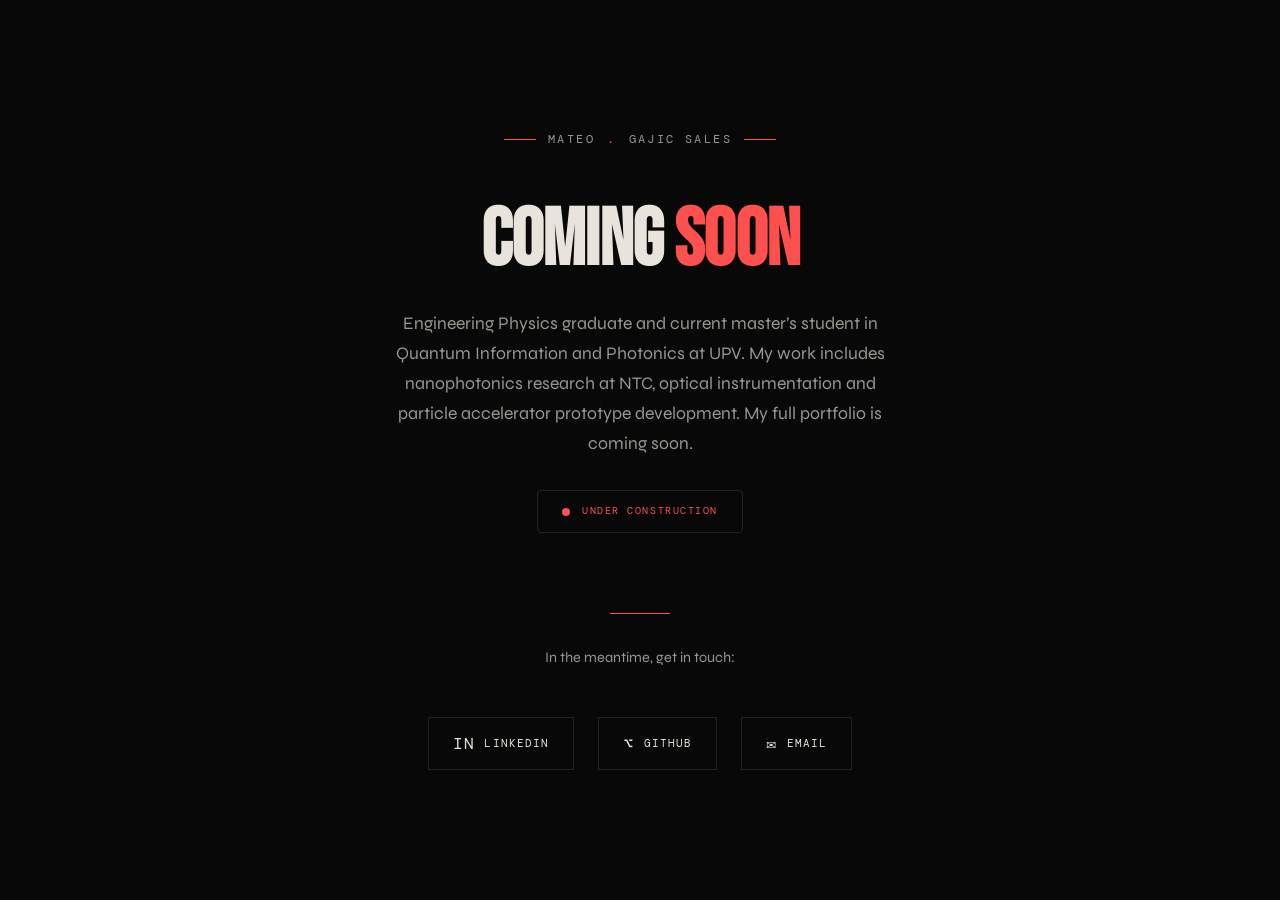
<file: provisional-index.html>
<!DOCTYPE html>
<html lang="en">
<head>
  <meta charset="UTF-8" />
  <meta name="viewport" content="width=device-width, initial-scale=1.0" />
  <title>Mateo Gajic Sales — Engineering Physics &amp; Quantum Photonics</title>
  <link href="https://fonts.googleapis.com/css2?family=Bebas+Neue&family=DM+Mono:wght@300;400;500&family=Syne:wght@400;700;800&display=swap" rel="stylesheet" />
  <style>
    *, *::before, *::after { box-sizing: border-box; margin: 0; padding: 0; }

    :root {
      --bg:       #080808;
      --bg2:      #0f0f0f;
      --line:     #222222;
      --text:     #e8e4dc;
      --text2:    #9a9690;
      --accent:   #ff5050;
      --font-head: 'Bebas Neue', sans-serif;
      --font-body: 'Syne', sans-serif;
      --font-mono: 'DM Mono', monospace;
    }

    html { scroll-behavior: smooth; }

    body {
      background: var(--bg);
      color: var(--text);
      font-family: var(--font-body);
      font-size: 16px;
      line-height: 1.6;
      overflow-x: hidden;
      min-height: 100vh;
    }

    /* ── COMING SOON CONTAINER ── */
    .container {
      display: flex;
      flex-direction: column;
      justify-content: center;
      align-items: center;
      min-height: 100vh;
      padding: 2rem;
      text-align: center;
      position: relative;
    }

    /* Background grid effect */
    .grid-bg {
      position: absolute;
      inset: 0;
      background-image:
        linear-gradient(var(--line) 1px, transparent 1px),
        linear-gradient(90deg, var(--line) 1px, transparent 1px);
      background-size: 60px 60px;
      opacity: 0.1;
      pointer-events: none;
    }

    /* Content wrapper */
    .content {
      position: relative;
      z-index: 1;
      max-width: 600px;
    }

    /* Logo/Name */
    .logo {
      font-family: var(--font-mono);
      font-size: 0.75rem;
      letter-spacing: 0.2em;
      color: var(--text2);
      text-transform: uppercase;
      margin-bottom: 3rem;
      display: flex;
      align-items: center;
      justify-content: center;
      gap: 0.75rem;
    }

    .logo::before {
      content: '';
      display: block;
      width: 2rem;
      height: 1px;
      background: var(--accent);
    }

    .logo span { color: var(--accent); }

    .logo::after {
      content: '';
      display: block;
      width: 2rem;
      height: 1px;
      background: var(--accent);
    }

    /* Main title */
    h1 {
      font-family: var(--font-head);
      font-size: clamp(2.5rem, 8vw, 5rem);
      line-height: 1.1;
      margin-bottom: 1.5rem;
      letter-spacing: -0.01em;
    }

    h1 .accent { color: var(--accent); }

    /* Subtitle */
    .subtitle {
      font-size: 1.1rem;
      color: var(--text2);
      margin-bottom: 2rem;
      line-height: 1.7;
      max-width: 500px;
      margin-left: auto;
      margin-right: auto;
    }

    /* Status badge */
    .status {
      display: inline-flex;
      align-items: center;
      gap: 0.75rem;
      font-family: var(--font-mono);
      font-size: 0.65rem;
      letter-spacing: 0.15em;
      color: var(--accent);
      text-transform: uppercase;
      margin-bottom: 3rem;
      padding: 0.75rem 1.5rem;
      border: 1px solid var(--line);
      border-radius: 4px;
    }

    .status::before {
      content: '';
      display: inline-block;
      width: 8px;
      height: 8px;
      border-radius: 50%;
      background: var(--accent);
      animation: pulse 2s infinite;
    }

    @keyframes pulse {
      0%, 100% { opacity: 1; }
      50% { opacity: 0.5; }
    }

    /* Social links */
    .social-links {
      display: flex;
      gap: 1.5rem;
      justify-content: center;
      margin-top: 3rem;
      flex-wrap: wrap;
    }

    .social-link {
      display: flex;
      align-items: center;
      gap: 0.6rem;
      text-decoration: none;
      font-family: var(--font-mono);
      font-size: 0.7rem;
      letter-spacing: 0.1em;
      color: var(--text);
      text-transform: uppercase;
      border: 1px solid var(--line);
      padding: 0.8rem 1.5rem;
      transition: all 0.2s;
    }

    .social-link:hover {
      border-color: var(--accent);
      color: var(--accent);
    }

    .social-link .icon { font-size: 1rem; }

    /* Divider */
    .divider {
      width: 60px;
      height: 1px;
      background: var(--accent);
      margin: 2rem auto;
    }

    /* Responsive */
    @media (max-width: 768px) {
      .container { padding: 1.5rem; }
      h1 { font-size: clamp(2rem, 7vw, 3.5rem); }
      .subtitle { font-size: 1rem; }
      .social-links { gap: 1rem; }
      .social-link { padding: 0.7rem 1.2rem; font-size: 0.65rem; }
    }
  </style>
</head>
<body>
  <div class="grid-bg"></div>

  <div class="container">
    <div class="content">
      <div class="logo">
        Mateo<span>.</span>Gajic Sales
      </div>

      <h1>
        Coming <span class="accent">Soon</span>
      </h1>

      <p class="subtitle">
        Engineering Physics graduate and current master’s student in Quantum Information and Photonics at UPV. My work includes nanophotonics research at NTC, optical instrumentation and particle accelerator prototype development. My full portfolio is coming soon.
      </p>

      <div class="status">
        Under construction
      </div>

      <div class="divider"></div>

      <p style="color: var(--text2); font-size: 0.9rem; margin-bottom: 2rem;">
        In the meantime, get in touch:
      </p>

      <div class="social-links">
        <a href="https://es.linkedin.com/in/mateo-gajic-sales-49513a261/en" target="_blank" class="social-link">
          <span class="icon">in</span> LinkedIn
        </a>
        <a href="https://github.com/mateogajic" target="_blank" class="social-link">
          <span class="icon">⌥</span> GitHub
        </a>
        <a href="mailto:mateogajic@icloud.com" class="social-link">
          <span class="icon">✉</span> Email
        </a>
      </div>
    </div>
  </div>
</body>
</html>
</file>
